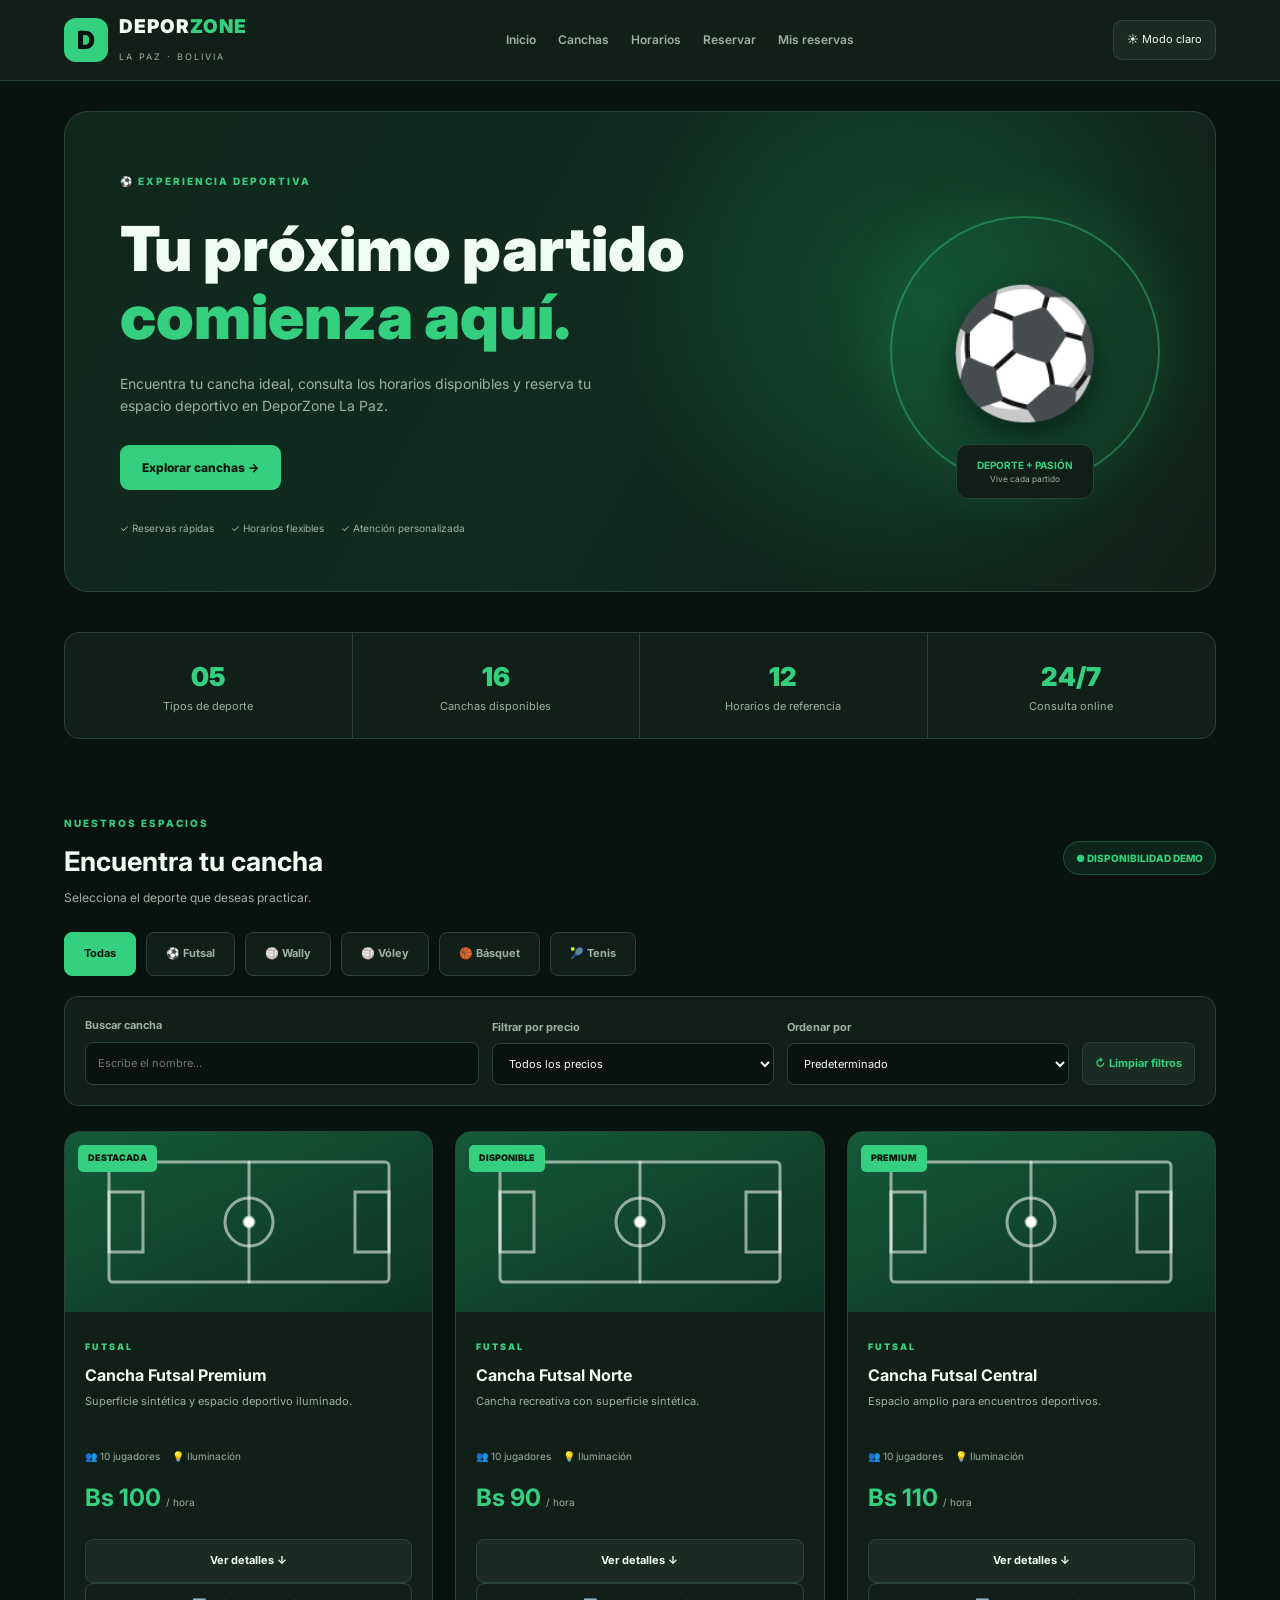
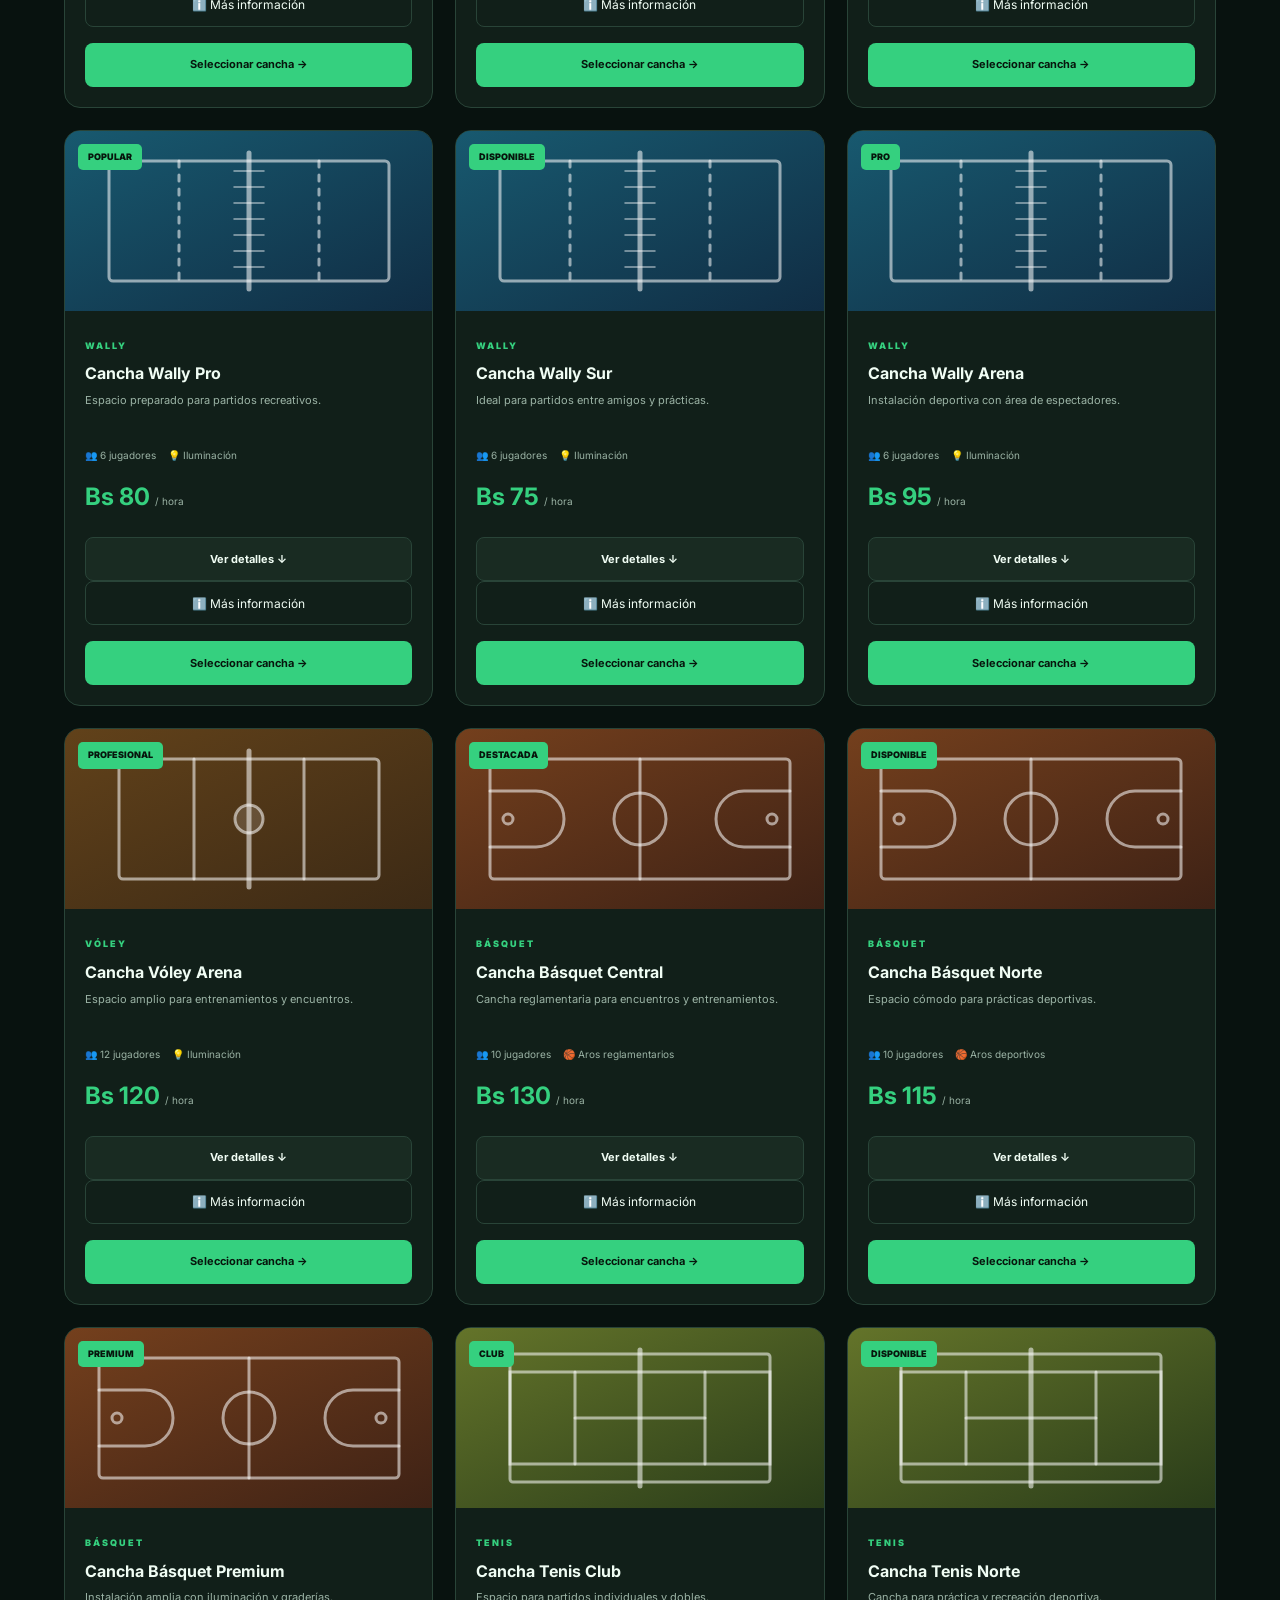
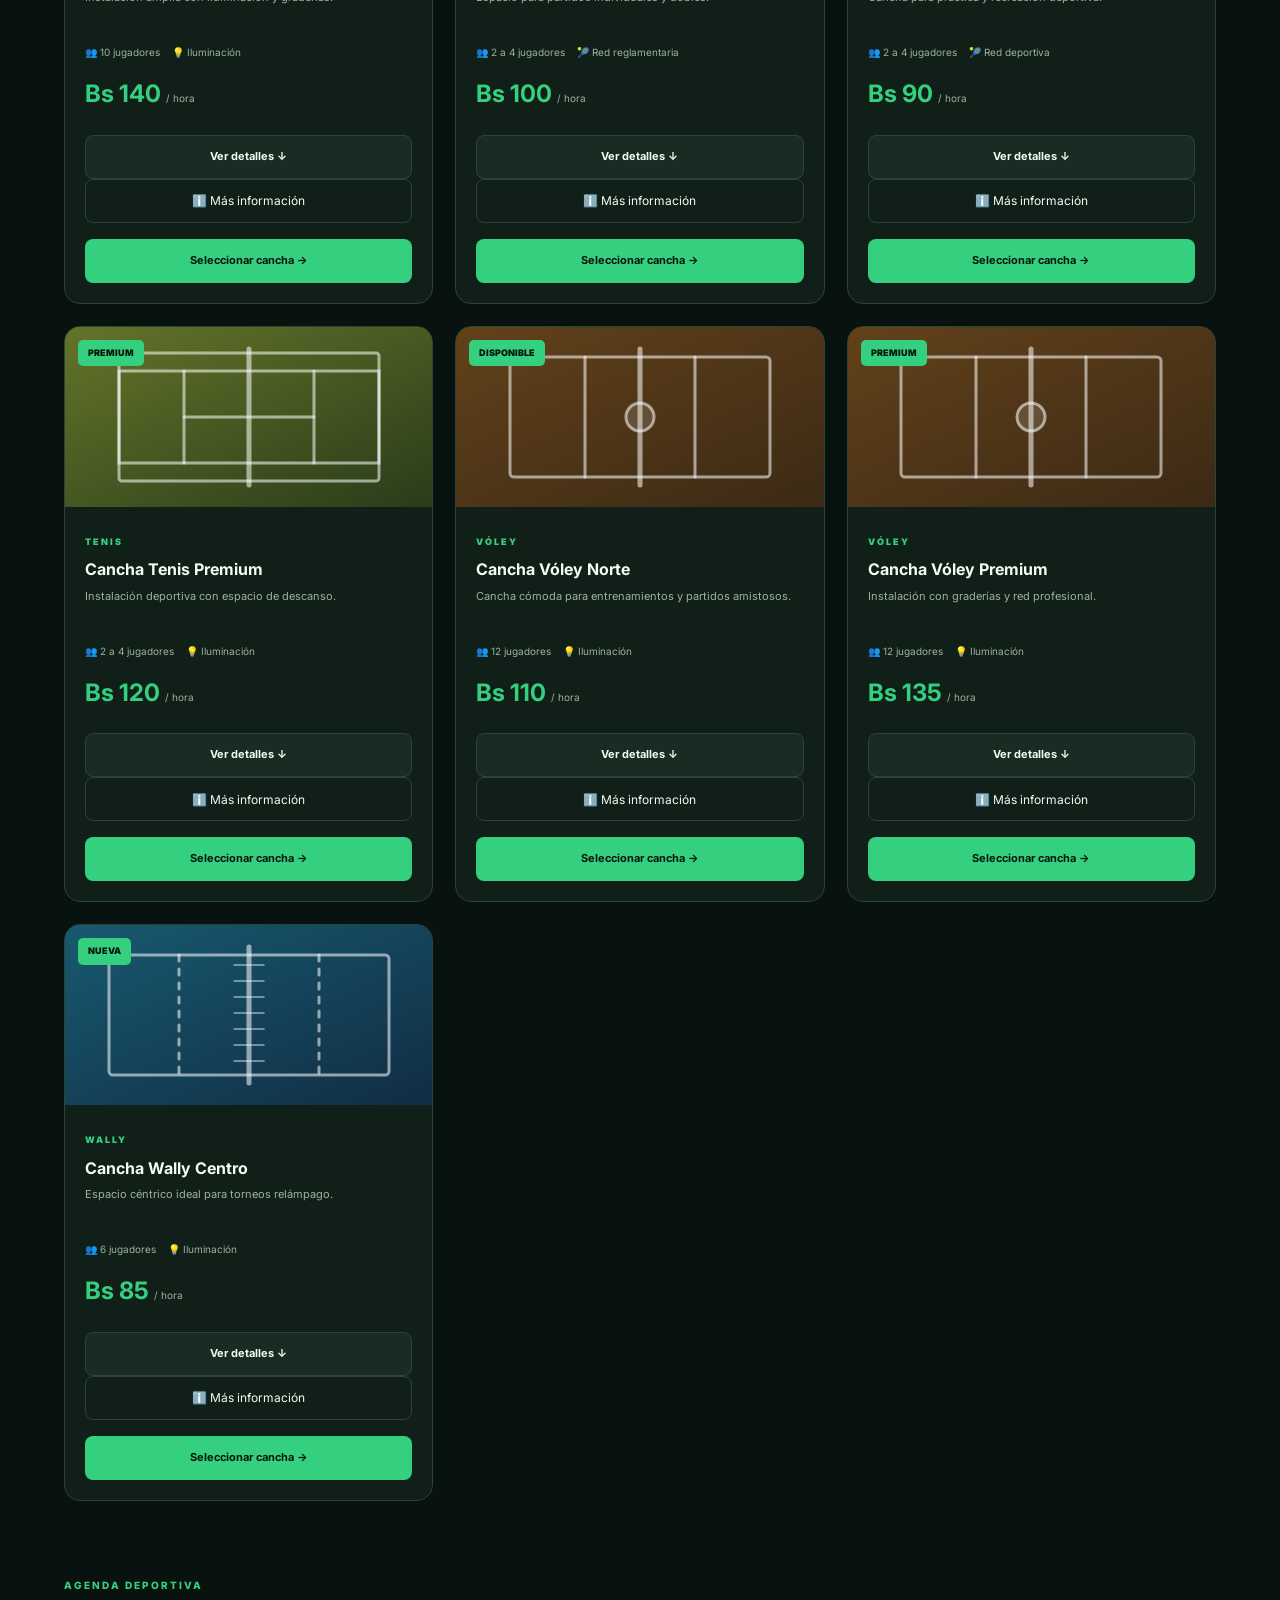
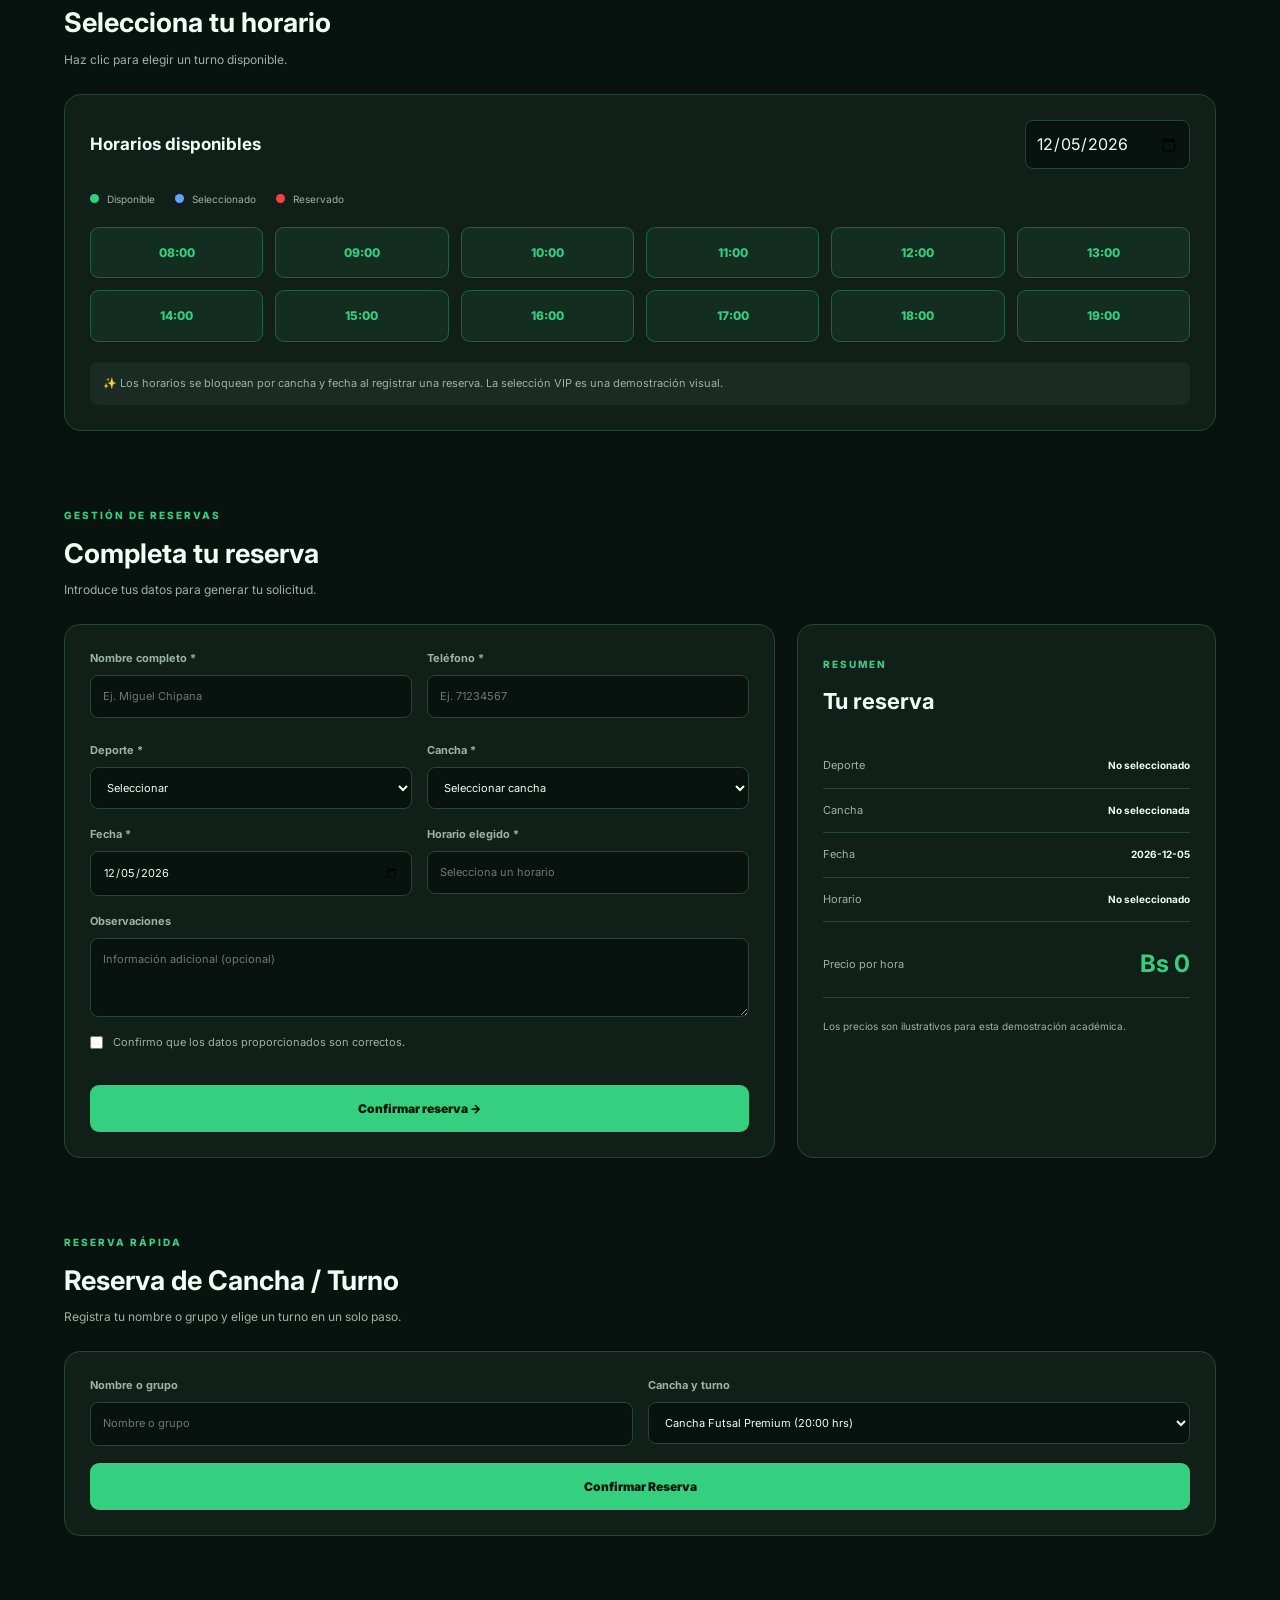
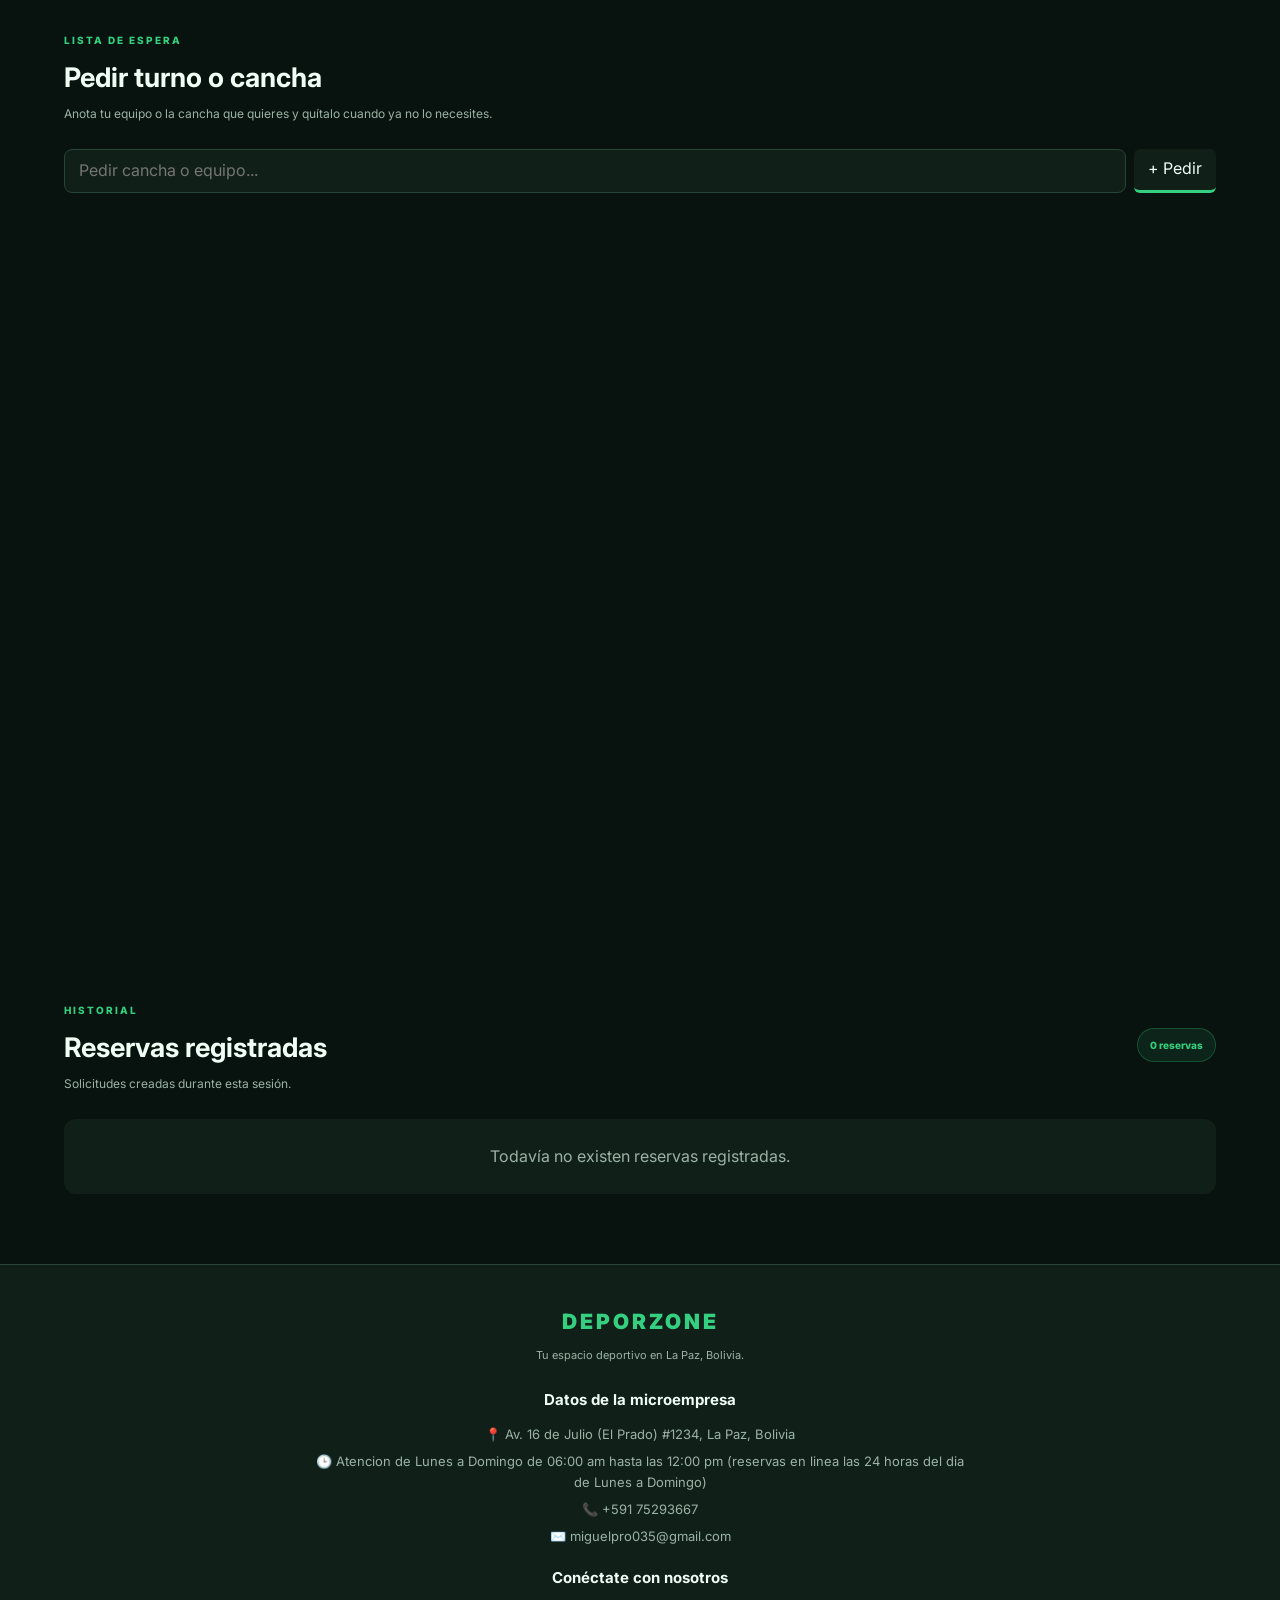
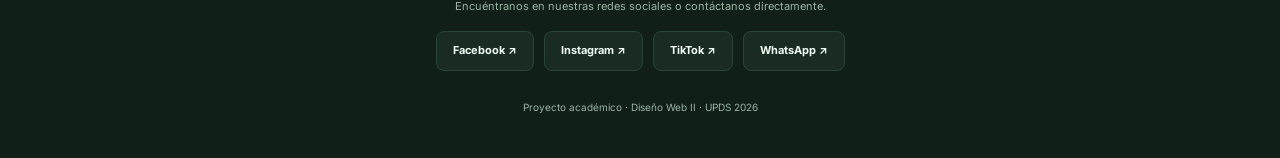
<file: DEPORTZONEOFICIALL/index.html>
<!DOCTYPE html>
<html lang="es">
<head>
    <meta charset="UTF-8">
    <meta name="viewport" content="width=device-width, initial-scale=1.0">
    <meta name="description" content="DeporZone La Paz - Reservas deportivas">
    <meta name="theme-color" content="#08120f">
    <link rel="manifest" href="manifest.json">
    <link rel="icon" href="icons/icon-192.png">
    <link rel="apple-touch-icon" href="icons/icon-192.png">
    <title>DeporZone | Reservas Deportivas</title>
    <link rel="stylesheet" href="styles.css">
    <script src="https://code.jquery.com/jquery-3.7.1.min.js"></script>
</head>
<body>

<header class="navbar">
    <div class="brand">
        <div class="brand-icon">D</div>
        <div>
            <h1>DEPOR<span>ZONE</span></h1>
            <small>LA PAZ · BOLIVIA</small>
        </div>
    </div>

    <button id="menuToggle" class="menu-toggle">☰</button>

    <nav id="mainNav">
        <a href="#inicio">Inicio</a>
        <a href="#canchas">Canchas</a>
        <a href="#horarios">Horarios</a>
        <a href="#reservar">Reservar</a>
        <a href="#reservas">Mis reservas</a>
    </nav>

    <button id="themeToggle" class="theme-button">
        ☀️ Modo claro
    </button>
</header>

<main>

<section class="hero" id="inicio">
    <div class="hero-content">
        <span class="hero-tag">⚽ EXPERIENCIA DEPORTIVA</span>
        <h2>Tu próximo partido<br><span>comienza aquí.</span></h2>
        <p>
            Encuentra tu cancha ideal, consulta los horarios disponibles
            y reserva tu espacio deportivo en DeporZone La Paz.
        </p>
        <a href="#canchas" class="primary-button">Explorar canchas →</a>

        <div class="hero-features">
            <span>✓ Reservas rápidas</span>
            <span>✓ Horarios flexibles</span>
            <span>✓ Atención personalizada</span>
        </div>
    </div>

    <div class="hero-visual">
        <div class="hero-ball">⚽</div>
        <div class="hero-label">
            <strong>DEPORTE + PASIÓN</strong>
            <small>Vive cada partido</small>
        </div>
    </div>
</section>

<section class="stats">
    <div><strong>05</strong><span>Tipos de deporte</span></div>
    <div><strong id="statCourts">16</strong><span>Canchas disponibles</span></div>
    <div><strong>12</strong><span>Horarios de referencia</span></div>
    <div><strong>24/7</strong><span>Consulta online</span></div>
</section>

<section class="section" id="canchas">

    <div class="section-title">
        <div>
            <span class="eyebrow">NUESTROS ESPACIOS</span>
            <h2>Encuentra tu cancha</h2>
            <p>Selecciona el deporte que deseas practicar.</p>
        </div>
        <span class="open-label">● DISPONIBILIDAD DEMO</span>
    </div>

    <div class="tabs">
        <button class="tab active" data-sport="todos">Todas</button>
        <button class="tab" data-sport="futsal">⚽ Futsal</button>
        <button class="tab" data-sport="wally">🏐 Wally</button>
        <button class="tab" data-sport="voley">🏐 Vóley</button>
        <button class="tab" data-sport="basquet">🏀 Básquet</button>
        <button class="tab" data-sport="tenis">🎾 Tenis</button>
    </div>

    <div class="filter-panel">
        <div class="filter-field">
            <label for="searchCourt">Buscar cancha</label>
            <input type="text" id="searchCourt"
                placeholder="Escribe el nombre...">
        </div>

        <div class="filter-field">
            <label for="priceFilter">Filtrar por precio</label>
            <select id="priceFilter">
                <option value="all">Todos los precios</option>
                <option value="low">Hasta Bs 80</option>
                <option value="medium">Bs 81 - 120</option>
                <option value="high">Más de Bs 120</option>
            </select>
        </div>

        <div class="filter-field">
            <label for="sortFilter">Ordenar por</label>
            <select id="sortFilter">
                <option value="default">Predeterminado</option>
                <option value="asc">Menor precio</option>
                <option value="desc">Mayor precio</option>
            </select>
        </div>

        <button id="resetFilters" class="reset-button">
            ↻ Limpiar filtros
        </button>
    </div>

    <div class="courts-grid" id="courtsGrid" aria-live="polite" aria-busy="true">
        <p class="catalog-status" id="catalogStatus">Cargando catálogo de canchas…</p>
    </div>

    <p id="noResults">
        No se encontraron canchas con esos filtros.
    </p>
</section>

<section class="section schedule-section" id="horarios">
    <div class="section-title">
        <div>
            <span class="eyebrow">AGENDA DEPORTIVA</span>
            <h2>Selecciona tu horario</h2>
            <p>Haz clic para elegir un turno disponible.</p>
        </div>
    </div>

    <div class="schedule-panel">
        <div class="schedule-top">
            <h3>Horarios disponibles</h3>
            <input type="date" id="reservationDate">
        </div>

        <div class="schedule-legend">
            <span><i class="available"></i> Disponible</span>
            <span><i class="selected"></i> Seleccionado</span>
            <span><i class="occupied"></i> Reservado</span>
        </div>

        <div class="slots-grid" id="slotsGrid">
            <button class="slot" data-time="08:00">08:00</button>
            <button class="slot" data-time="09:00">09:00</button>
            <button class="slot" data-time="10:00">10:00</button>
            <button class="slot" data-time="11:00">11:00</button>
            <button class="slot" data-time="12:00">12:00</button>
            <button class="slot" data-time="13:00">13:00</button>
            <button class="slot" data-time="14:00">14:00</button>
            <button class="slot" data-time="15:00">15:00</button>
            <button class="slot" data-time="16:00">16:00</button>
            <button class="slot" data-time="17:00">17:00</button>
            <button class="slot" data-time="18:00">18:00</button>
            <button class="slot" data-time="19:00">19:00</button>
        </div>

        <div class="special-message">
            ✨ Los horarios se bloquean por cancha y fecha al registrar
            una reserva. La selección VIP es una demostración visual.
        </div>
    </div>
</section>

<section class="section booking-section" id="reservar">
    <div class="section-title">
        <div>
            <span class="eyebrow">GESTIÓN DE RESERVAS</span>
            <h2>Completa tu reserva</h2>
            <p>Introduce tus datos para generar tu solicitud.</p>
        </div>
    </div>

    <div class="booking-layout">
        <form id="bookingForm" class="booking-form">

            <div class="form-row">
                <div class="form-field">
                    <label for="clientName">Nombre completo *</label>
                    <input type="text" id="clientName"
                        placeholder="Ej. Miguel Chipana" required>
                    <small class="error" id="nameError"></small>
                </div>

                <div class="form-field">
                    <label for="clientPhone">Teléfono *</label>
                    <input type="tel" id="clientPhone"
                        placeholder="Ej. 71234567" maxlength="8" required>
                    <small class="error" id="phoneError"></small>
                </div>
            </div>

            <div class="form-row">
                <div class="form-field">
                    <label for="selectedSport">Deporte *</label>
                    <select id="selectedSport" required>
                        <option value="">Seleccionar</option>
                        <option value="futsal">Futsal</option>
                        <option value="wally">Wally</option>
                        <option value="voley">Vóley</option>
                        <option value="basquet">Básquet</option>
                        <option value="tenis">Tenis</option>
                    </select>
                </div>

                <div class="form-field">
                    <label for="selectedCourt">Cancha *</label>
                    <select id="selectedCourt" required>
                        <option value="">Seleccionar cancha</option>
                    </select>
                </div>
            </div>

            <div class="form-row">
                <div class="form-field">
                    <label for="selectedDate">Fecha *</label>
                    <input type="date" id="selectedDate" required>
                </div>

                <div class="form-field">
                    <label for="selectedTime">Horario elegido *</label>
                    <input type="text" id="selectedTime"
                        placeholder="Selecciona un horario"
                        readonly required>
                </div>
            </div>

            <div class="form-field">
                <label for="comments">Observaciones</label>
                <textarea id="comments" rows="3"
                    placeholder="Información adicional (opcional)"></textarea>
            </div>

            <div class="form-check">
                <input type="checkbox" id="terms">
                <label for="terms">
                    Confirmo que los datos proporcionados son correctos.
                </label>
            </div>

            <small class="error" id="formError"></small>

            <button type="submit" class="confirm-button">
                Confirmar reserva →
            </button>
        </form>

        <aside class="booking-summary">
            <span class="eyebrow">RESUMEN</span>
            <h3>Tu reserva</h3>

            <div class="summary-line">
                <span>Deporte</span>
                <strong id="summarySport">No seleccionado</strong>
            </div>

            <div class="summary-line">
                <span>Cancha</span>
                <strong id="summaryCourt">No seleccionada</strong>
            </div>

            <div class="summary-line">
                <span>Fecha</span>
                <strong id="summaryDate">No seleccionada</strong>
            </div>

            <div class="summary-line">
                <span>Horario</span>
                <strong id="summaryTime">No seleccionado</strong>
            </div>

            <div class="summary-total">
                <span>Precio por hora</span>
                <strong id="summaryPrice">Bs 0</strong>
            </div>

            <p>Los precios son ilustrativos para esta demostración académica.</p>
        </aside>
    </div>
</section>

<!-- MINI-BLOQUE 1: RESERVA RÁPIDA DE CANCHA Y TURNO (ANTI-XSS) -->
<section class="section modulo-reservas" id="reserva-rapida">
    <div class="section-title">
        <div>
            <span class="eyebrow">RESERVA RÁPIDA</span>
            <h2>Reserva de Cancha / Turno</h2>
            <p>Registra tu nombre o grupo y elige un turno en un solo paso.</p>
        </div>
    </div>

    <form id="formReserva" class="booking-form">
        <div class="form-row">
            <div class="form-field">
                <label for="clienteNombre">Nombre o grupo</label>
                <input type="text" id="clienteNombre" placeholder="Nombre o grupo" maxlength="60" required>
            </div>
            <div class="form-field">
                <label for="salaSelect">Cancha y turno</label>
                <select id="salaSelect">
                    <option value="Cancha Futsal Premium">Cancha Futsal Premium (20:00 hrs)</option>
                    <option value="Cancha Básquet Central">Cancha Básquet Central (21:30 hrs)</option>
                </select>
            </div>
        </div>
        <button type="submit" class="btn-accion confirm-button">Confirmar Reserva</button>
    </form>
    <ul id="listaReservas" class="lista-segura"></ul>
</section>

<!-- MINI-BLOQUE 2: LISTA DE ESPERA BLINDADA (RESPONSIVE + ANTI-XSS) -->
<section class="section cola-karaoke" id="lista-espera">
    <div class="section-title">
        <div>
            <span class="eyebrow">LISTA DE ESPERA</span>
            <h2>Pedir turno o cancha</h2>
            <p>Anota tu equipo o la cancha que quieres y quítalo cuando ya no lo necesites.</p>
        </div>
    </div>
    <div class="cola-controles">
        <input type="text" id="inputCancion" placeholder="Pedir cancha o equipo..." maxlength="80" aria-label="Pedir cancha o equipo">
        <button id="btnPedir" class="btn-tactil" type="button">+ Pedir</button>
    </div>
    <div id="listaCanciones"></div>
</section>

<section class="section" id="reservas">
    <div class="section-title">
        <div>
            <span class="eyebrow">HISTORIAL</span>
            <h2>Reservas registradas</h2>
            <p>Solicitudes creadas durante esta sesión.</p>
        </div>
        <span class="reservation-count" id="reservationCount">
            0 reservas
        </span>
    </div>

    <div class="reservations-container" id="reservationsList">
        <p class="empty-message">
            Todavía no existen reservas registradas.
        </p>
    </div>
</section>

</main>

<!-- MODAL -->
<div class="modal" id="courtModal">
    <div class="modal-content">
        <button class="modal-close" id="closeModal">×</button>
        <span class="eyebrow">INFORMACIÓN DE CANCHA</span>
        <h2 id="modalTitle">Detalles</h2>
        <p id="modalDescription"></p>
        <button id="modalReserve" class="primary-button">
            Reservar esta cancha
        </button>
    </div>
</div>

<!-- NOTIFICACIÓN -->
<div id="toast" class="toast" role="status" aria-live="polite"></div>
<footer>
    <div class="footer-brand">DEPORZONE</div>
    <p>Tu espacio deportivo en La Paz, Bolivia.</p>

    <div class="social-section">
        <h3>Datos de la microempresa</h3>
        <div style="display:grid; gap:6px; margin:12px 0 20px; font-size:13px; color:var(--muted);">
            <span>📍 Av. 16 de Julio (El Prado) #1234, La Paz, Bolivia</span>
            <span>🕒 Atencion de Lunes a Domingo de 06:00 am hasta las 12:00 pm (reservas en linea las 24 horas del dia de Lunes a Domingo)</span>
            <span>📞 <a href="tel:+59175293667">+591 75293667</a></span>
            <span>✉️ <a href="mailto:miguelpro035@gmail.com">miguelpro035@gmail.com</a></span>
        </div>

        <h3>Conéctate con nosotros</h3>
        <p>Encuéntranos en nuestras redes sociales o contáctanos directamente.</p>

        <div class="social-links">
            <a href="https://www.facebook.com/share/18tQNuD8GC/"
                target="_blank" rel="noopener noreferrer"
                class="social-link">Facebook ↗</a>

            <a href="https://www.instagram.com/miguelpanteras?rpxt=bXBjbjlhcGVmOGkx"
                target="_blank" rel="noopener noreferrer"
                class="social-link">Instagram ↗</a>

            <a href="https://www.tiktok.com/@panna_miguel7?_r=1&amp;_t=ZS-9B5w3W9k8Ge"
                target="_blank" rel="noopener noreferrer"
                class="social-link">TikTok ↗</a>

            <a href="https://wa.me/59175293667"
                target="_blank" rel="noopener noreferrer"
                class="social-link whatsapp">WhatsApp ↗</a>
        </div>
    </div>

    <small>Proyecto académico · Diseño Web II · UPDS 2026</small>


<script src="script.js"></script>
<script>
if ("serviceWorker" in navigator) {
    window.addEventListener("load", function () {
        navigator.serviceWorker.register("sw.js").catch(function (e) {
            console.warn("SW no registrado:", e);
        });
    });
}
</script>
</body>
</html>
</file>
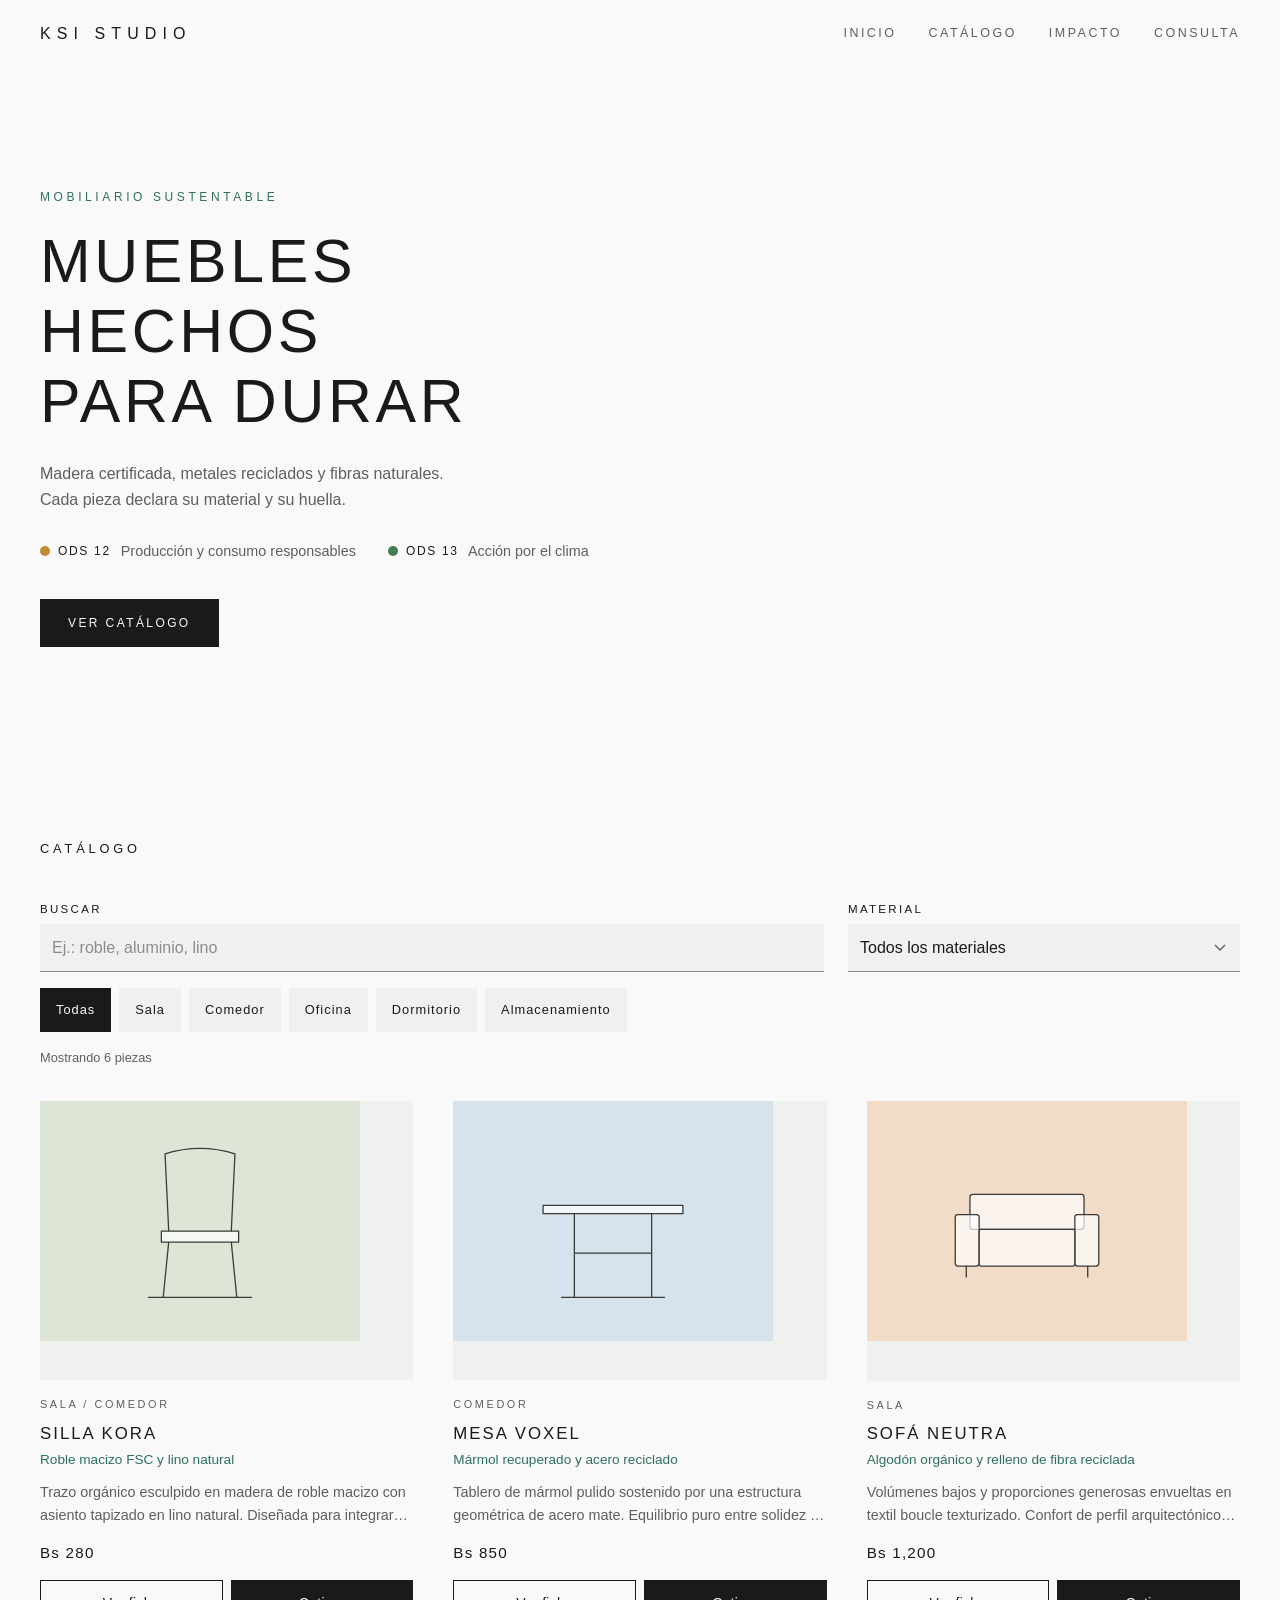
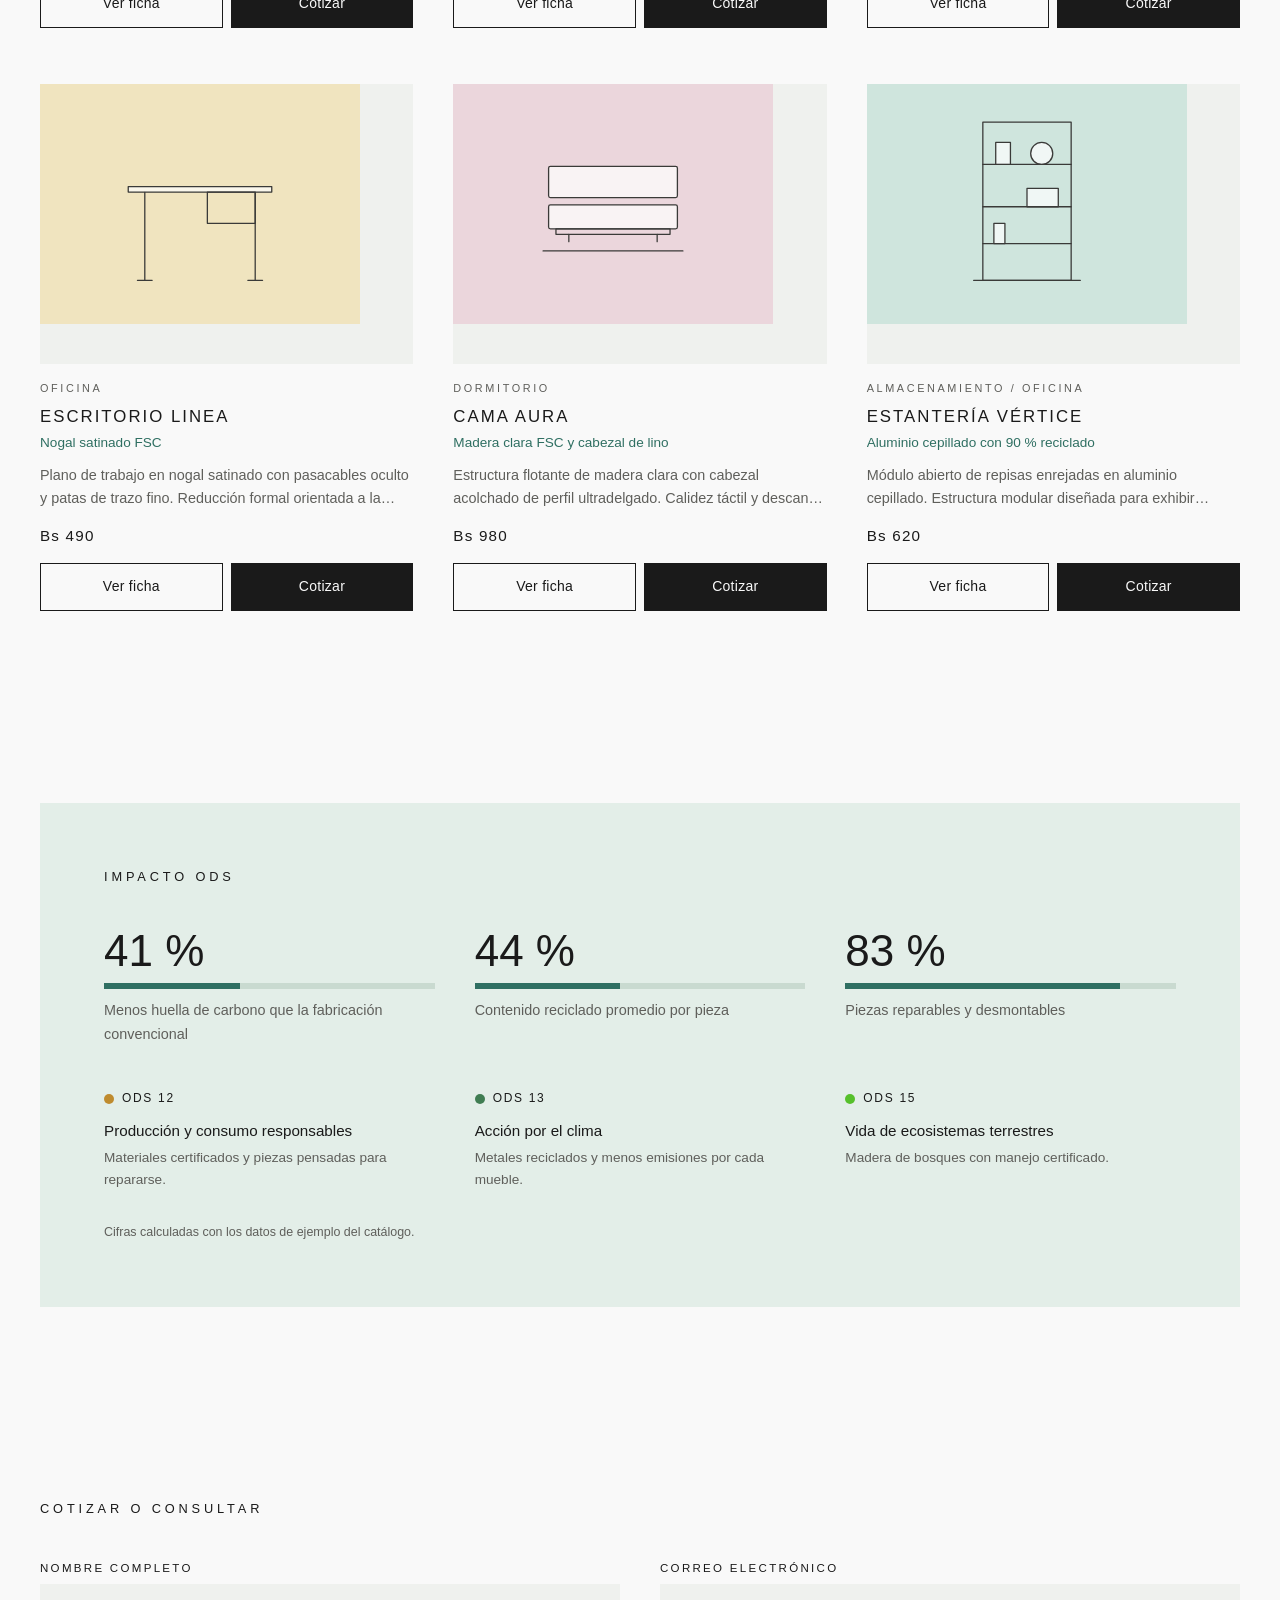
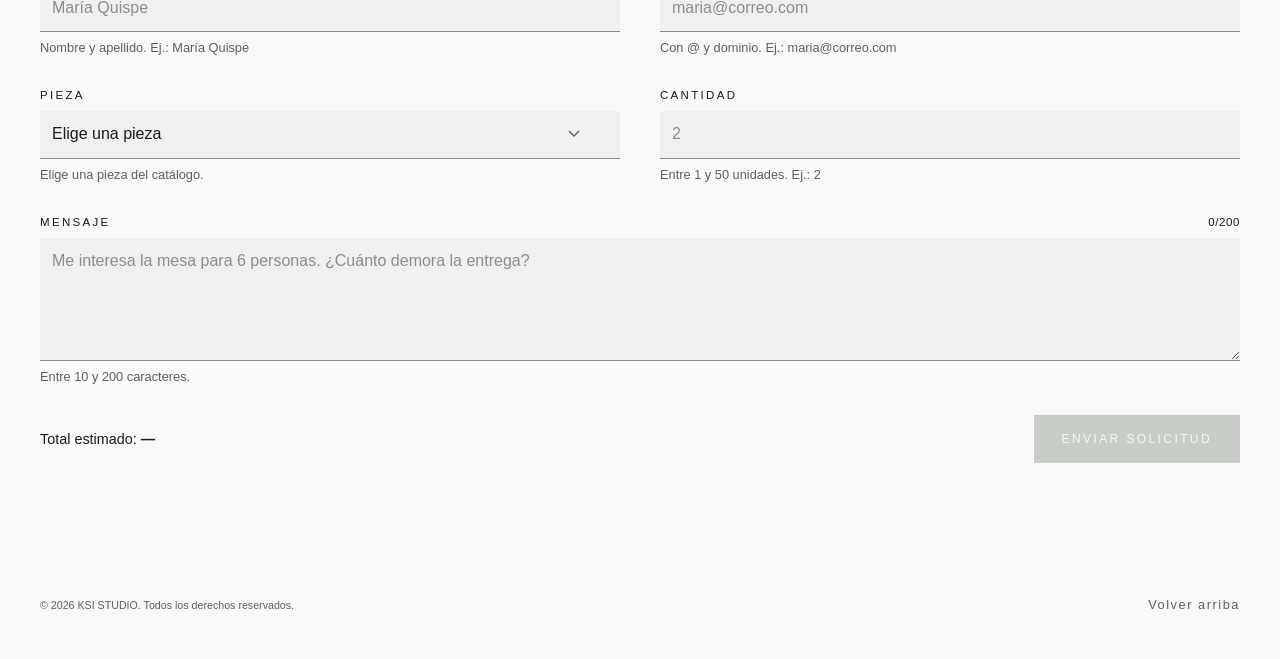
<file: Proyecto-Grupal/index.html>
<!DOCTYPE html>
<html lang="es">
<head>
  <meta charset="utf-8">
  <meta name="viewport" content="width=device-width, initial-scale=1, viewport-fit=cover, interactive-widget=resizes-content">
  <title>KSI STUDIO</title>
  <meta name="description" content="Mobiliario sustentable con madera certificada, metales reciclados y fibras naturales.">
  <meta name="theme-color" content="#1A1A1A">
  <link rel="manifest" href="manifest.json">
  <link rel="icon" href="icons/icon-192.png" type="image/png">
  <link rel="apple-touch-icon" href="icons/icon-192.png">
  <link rel="stylesheet" href="styles.css">
</head>
<body>
  <a class="ksi-skip" href="#catalogo">Ir al catálogo</a>

  <div class="ksi-app">
    <header class="ksi-header">
      <a class="ksi-logo" href="#inicio">KSI STUDIO</a>
      <button class="ksi-menu-btn" id="menu-btn" type="button" aria-expanded="false" aria-controls="menu" aria-label="Abrir menú"><span></span></button>
      <nav class="ksi-nav" id="menu" aria-label="Principal">
        <ul>
          <li><a href="#inicio">Inicio</a></li>
          <li><a href="#catalogo">Catálogo</a></li>
          <li><a href="#impacto">Impacto</a></li>
          <li><a href="#consulta">Consulta</a></li>
        </ul>
      </nav>
    </header>

    <main>
      <section id="inicio" class="ksi-hero" aria-labelledby="hero-titulo">
        <p class="ksi-eyebrow">Mobiliario sustentable</p>
        <h1 id="hero-titulo">Muebles hechos para durar</h1>
        <p class="ksi-lead">Madera certificada, metales reciclados y fibras naturales. Cada pieza declara su material y su huella.</p>
        <ul class="ksi-hero-ods" aria-label="Objetivos de Desarrollo Sostenible">
          <li><span class="ods-badge" data-ods="12">ODS 12</span> Producción y consumo responsables</li>
          <li><span class="ods-badge" data-ods="13">ODS 13</span> Acción por el clima</li>
        </ul>
        <a class="ksi-btn" href="#catalogo">Ver catálogo</a>
      </section>

      <section id="catalogo" class="ksi-section" aria-labelledby="catalogo-titulo">
        <h2 class="ksi-h2" id="catalogo-titulo">Catálogo</h2>

        <div class="ksi-tools">
          <div class="ksi-tools-row">
            <div class="ksi-field">
              <label for="buscar">Buscar</label>
              <input class="ksi-input" id="buscar" type="search" maxlength="60" autocomplete="off" placeholder="Ej.: roble, aluminio, lino">
            </div>
            <div class="ksi-field">
              <label for="filtro-material">Material</label>
              <select class="ksi-input" id="filtro-material"></select>
            </div>
          </div>
          <div class="ksi-chips" id="filtros-cat" role="group" aria-label="Categoría"></div>
          <p class="ksi-cuenta" aria-live="polite">Mostrando <span id="catalogo-cuenta">0 piezas</span></p>
        </div>

        <ul class="ksi-grid" id="catalogo-grid"></ul>
        <p class="ksi-vacio" id="catalogo-vacio" hidden>No hay piezas con ese filtro. Cambia la búsqueda o la categoría.</p>
        <noscript><p class="ksi-vacio">Activa JavaScript para ver el catálogo.</p></noscript>
      </section>

      <section id="impacto" class="ksi-section" aria-labelledby="impacto-titulo">
        <div class="ksi-panel">
          <h2 class="ksi-h2" id="impacto-titulo">Impacto ODS</h2>
          <ul class="ksi-meters">
            <li class="ksi-meter" data-meter="huella">
              <p class="ksi-meter-value">0 %</p>
              <span class="ksi-meter-track"><span class="ksi-meter-fill"></span></span>
              <p class="ksi-meter-label">Menos huella de carbono que la fabricación convencional</p>
            </li>
            <li class="ksi-meter" data-meter="reciclado">
              <p class="ksi-meter-value">0 %</p>
              <span class="ksi-meter-track"><span class="ksi-meter-fill"></span></span>
              <p class="ksi-meter-label">Contenido reciclado promedio por pieza</p>
            </li>
            <li class="ksi-meter" data-meter="reparable">
              <p class="ksi-meter-value">0 %</p>
              <span class="ksi-meter-track"><span class="ksi-meter-fill"></span></span>
              <p class="ksi-meter-label">Piezas reparables y desmontables</p>
            </li>
          </ul>
          <ul class="ksi-ods">
            <li>
              <span class="ods-badge" data-ods="12">ODS 12</span>
              <p class="ksi-ods-name">Producción y consumo responsables</p>
              <p class="ksi-ods-note">Materiales certificados y piezas pensadas para repararse.</p>
            </li>
            <li>
              <span class="ods-badge" data-ods="13">ODS 13</span>
              <p class="ksi-ods-name">Acción por el clima</p>
              <p class="ksi-ods-note">Metales reciclados y menos emisiones por cada mueble.</p>
            </li>
            <li>
              <span class="ods-badge" data-ods="15">ODS 15</span>
              <p class="ksi-ods-name">Vida de ecosistemas terrestres</p>
              <p class="ksi-ods-note">Madera de bosques con manejo certificado.</p>
            </li>
          </ul>
          <p class="ksi-nota">Cifras calculadas con los datos de ejemplo del catálogo.</p>
        </div>
      </section>

      <section id="consulta" class="ksi-section" aria-labelledby="consulta-titulo">
        <h2 class="ksi-h2" id="consulta-titulo">Cotizar o consultar</h2>
        <form class="ksi-form" id="cotizador" novalidate>
          <div class="ksi-campo" data-campo="nombre">
            <label for="c-nombre">Nombre completo</label>
            <div class="ksi-control"><input class="ksi-input" id="c-nombre" name="nombre" type="text" maxlength="60" autocomplete="name" placeholder="María Quispe" aria-describedby="a-nombre"></div>
            <p class="ksi-ayuda" id="a-nombre">Nombre y apellido. Ej.: María Quispe</p>
          </div>
          <div class="ksi-campo" data-campo="correo">
            <label for="c-correo">Correo electrónico</label>
            <div class="ksi-control"><input class="ksi-input" id="c-correo" name="correo" type="email" maxlength="80" autocomplete="email" placeholder="maria@correo.com" aria-describedby="a-correo"></div>
            <p class="ksi-ayuda" id="a-correo">Con @ y dominio. Ej.: maria@correo.com</p>
          </div>
          <div class="ksi-campo" data-campo="pieza">
            <label for="c-pieza">Pieza</label>
            <div class="ksi-control"><select class="ksi-input" id="c-pieza" name="pieza" aria-describedby="a-pieza"></select></div>
            <p class="ksi-ayuda" id="a-pieza">Elige una pieza del catálogo.</p>
          </div>
          <div class="ksi-campo" data-campo="cantidad">
            <label for="c-cantidad">Cantidad</label>
            <div class="ksi-control"><input class="ksi-input" id="c-cantidad" name="cantidad" type="number" inputmode="numeric" min="1" max="50" step="1" placeholder="2" aria-describedby="a-cantidad"></div>
            <p class="ksi-ayuda" id="a-cantidad">Entre 1 y 50 unidades. Ej.: 2</p>
          </div>
          <div class="ksi-campo ksi-campo-ancho" data-campo="mensaje">
            <label for="c-mensaje">Mensaje <span class="ksi-cuenta-msg" id="cuenta-mensaje">0/200</span></label>
            <div class="ksi-control"><textarea class="ksi-input" id="c-mensaje" name="mensaje" rows="4" maxlength="260" placeholder="Me interesa la mesa para 6 personas. ¿Cuánto demora la entrega?" aria-describedby="a-mensaje"></textarea></div>
            <p class="ksi-ayuda" id="a-mensaje">Entre 10 y 200 caracteres.</p>
          </div>
          <div class="ksi-form-pie">
            <p class="ksi-total">Total estimado: <strong id="cot-total">—</strong></p>
            <button class="ksi-btn" id="cot-enviar" type="submit" disabled>Enviar solicitud</button>
          </div>
          <p class="ksi-resultado" id="cot-resultado" role="status" hidden></p>
        </form>
      </section>
    </main>

    <footer class="ksi-footer">
      <small>© 2026 KSI STUDIO. Todos los derechos reservados.</small>
      <a class="ksi-volver" href="#inicio">Volver arriba</a>
    </footer>
  </div>

  <script src="jquery.min.js"></script>
  <script src="app.js"></script>
</body>
</html>
</file>
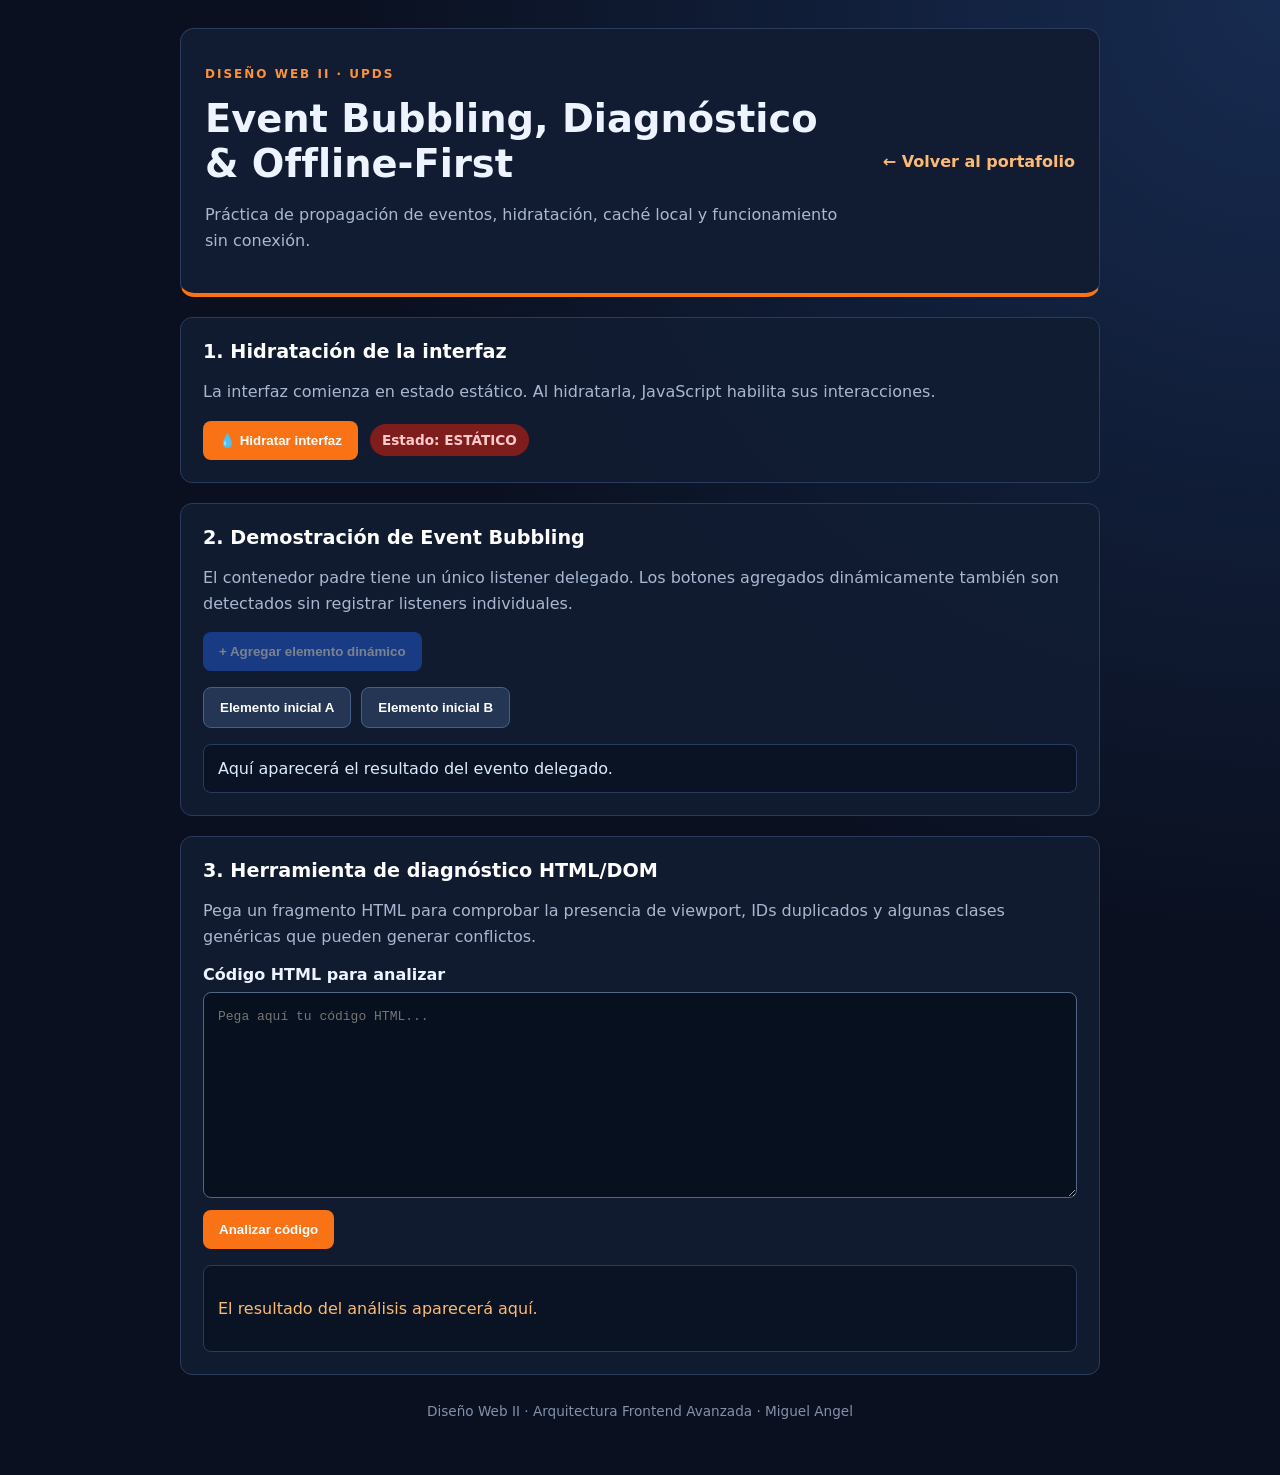
<file: proyecto-personal/diagnostico.html>
<!DOCTYPE html>
<html lang="es">
<head>
  <meta charset="UTF-8">
  <meta name="viewport" content="width=device-width, initial-scale=1.0">
  <meta name="theme-color" content="#0a1020">
  <meta name="description" content="Práctica de Event Bubbling, hidratación y diagnóstico HTML/DOM.">
  <title>Diagnóstico DOM | Miguel Angel</title>
  <link rel="manifest" href="manifest.json">
  <link rel="icon" href="icon.svg" type="image/svg+xml">
  <link rel="stylesheet" href="diagnostico.css">
  <script src="https://code.jquery.com/jquery-3.7.1.min.js"></script>
  <script src="app.js" defer></script>

<script>
// Registro del Service Worker PWA (requiere localhost o HTTPS).
if ("serviceWorker" in navigator) {
 window.addEventListener("load", function () {
  navigator.serviceWorker.register("./sw.js")
   .then(function(reg){ console.log("Service Worker PWA registrado:",reg.scope); })
   .catch(function(err){ console.error("Error al registrar el Service Worker:",err); });
 });
}
</script>
</head>
<body>
  <main id="diagnosticoApp" class="contenedor">
    <header class="cabecera">
      <div>
        <p class="sobrelinea">DISEÑO WEB II · UPDS</p>
        <h1>Event Bubbling, Diagnóstico &amp; Offline-First</h1>
        <p>Práctica de propagación de eventos, hidratación, caché local y funcionamiento sin conexión.</p>
      </div>
      <a class="volver" href="index.html">← Volver al portafolio</a>
    </header>

    <section class="panel">
      <h2>1. Hidratación de la interfaz</h2>
      <p>La interfaz comienza en estado estático. Al hidratarla, JavaScript habilita sus interacciones.</p>
      <div class="fila">
        <button id="btnDemoHidratar" class="primario" data-hidratado="false">💧 Hidratar interfaz</button>
        <span id="estadoDemo" class="estado estado-estatico">Estado: ESTÁTICO</span>
      </div>
    </section>

    <section class="panel">
      <h2>2. Demostración de Event Bubbling</h2>
      <p>El contenedor padre tiene un único listener delegado. Los botones agregados dinámicamente también son detectados sin registrar listeners individuales.</p>
      <div class="fila">
        <button id="btnAgregarDemo" class="secundario" disabled>+ Agregar elemento dinámico</button>
      </div>
      <div id="listaDemo" class="lista-demo">
        <button class="tarjeta-demo" type="button">Elemento inicial A</button>
        <button class="tarjeta-demo" type="button">Elemento inicial B</button>
      </div>
      <div id="salidaBubbling" class="salida" aria-live="polite">Aquí aparecerá el resultado del evento delegado.</div>
    </section>

    <section class="panel">
      <h2>3. Herramienta de diagnóstico HTML/DOM</h2>
      <p>Pega un fragmento HTML para comprobar la presencia de viewport, IDs duplicados y algunas clases genéricas que pueden generar conflictos.</p>
      <label for="codigoEntrada">Código HTML para analizar</label>
      <textarea id="codigoEntrada" rows="9" spellcheck="false" placeholder="Pega aquí tu código HTML..."></textarea>
      <button id="btnAnalizar" class="primario">Analizar código</button>
      <div id="resultadoAnalisis" class="resultado" aria-live="polite">
        <p class="resultado-aviso">El resultado del análisis aparecerá aquí.</p>
      </div>
    </section>

    <footer>Diseño Web II · Arquitectura Frontend Avanzada · Miguel Angel</footer>
  </main>
</body>
</html>
</file>
<file: DEPORTZONEOFICIALL/styles.css>
@import url('https://fonts.googleapis.com/css2?family=Inter:wght@400;600;700;800;900&display=swap');

:root {
    --bg: #08120f;
    --surface: #111f19;
    --surface2: #192b22;
    --text: #f0fdf4;
    --muted: #9bb3a5;
    --primary: #35d07f;
    --primary-dark: #159957;
    --border: #294438;
    --danger: #fb7185;
    --shadow: 0 15px 40px #0005;
}

body.light {
    --bg: #f1f7f3;
    --surface: #ffffff;
    --surface2: #e4f1e9;
    --text: #15251c;
    --muted: #607468;
    --primary: #159957;
    --primary-dark: #087443;
    --border: #d1e2d7;
    --shadow: 0 12px 30px #173d2515;
}

* {
    margin: 0;
    padding: 0;
    box-sizing: border-box;
}

html {
    scroll-behavior: smooth;
    scroll-padding-top: 90px;
}

body {
    min-height: 100vh;
    min-height: 100dvh;
    background: var(--bg);
    color: var(--text);
    font-family: 'Inter', sans-serif;
    line-height: 1.6;
    transition: background .3s, color .3s;
}

button, input, select, textarea {
    font: inherit;
}

button {
    cursor: pointer;
    border: none;
}

a {
    text-decoration: none;
    color: inherit;
}

/* HEADER */

.navbar {
    position: sticky;
    top: 0;
    z-index: 100;
    min-height: 78px;
    padding: 12px 5%;
    display: flex;
    align-items: center;
    justify-content: space-between;
    background: var(--surface);
    border-bottom: 1px solid var(--border);
    gap: 20px;
}

.brand {
    display: flex;
    align-items: center;
    gap: 11px;
}

.brand-icon {
    width: 44px;
    height: 44px;
    background: var(--primary);
    color: #06130b;
    display: grid;
    place-items: center;
    font-weight: 900;
    font-size: 25px;
    border-radius: 12px;
}

.brand h1 {
    font-size: 19px;
    font-weight: 900;
    letter-spacing: 1px;
}

.brand h1 span {
    color: var(--primary);
}

.brand small {
    color: var(--muted);
    font-size: 9px;
    letter-spacing: 2px;
}

.navbar nav {
    display: flex;
    gap: 22px;
}

.navbar nav a {
    font-size: 12px;
    font-weight: 600;
    color: var(--muted);
    transition: .3s;
}

.navbar nav a:hover {
    color: var(--primary);
}

.theme-button, .menu-toggle {
    background: var(--surface2);
    border: 1px solid var(--border);
    color: var(--text);
    padding: 10px 13px;
    border-radius: 9px;
    font-size: 11px;
}

.menu-toggle {
    display: none;
    font-size: 20px;
}

/* HERO */

.hero {
    min-height: 450px;
    margin: 30px auto;
    width: 90%;
    max-width: 1250px;
    border: 1px solid var(--border);
    border-radius: 24px;
    background:
        radial-gradient(circle at 75% 40%, #15995755, transparent 35%),
        linear-gradient(120deg, #10271c, #102b20, #102018);
    display: flex;
    justify-content: space-between;
    align-items: center;
    padding: 55px;
    overflow: hidden;
}

.light .hero {
    background:
        radial-gradient(circle at 80% 40%, #35d07f55, transparent 40%),
        linear-gradient(120deg, #dff6e8, #effbf3);
}

.hero-content {
    max-width: 590px;
}

.hero-tag, .eyebrow {
    color: var(--primary);
    font-size: 10px;
    font-weight: 800;
    letter-spacing: 2px;
}

.hero h2 {
    font-size: clamp(38px, 5vw, 62px);
    font-weight: 900;
    line-height: 1.1;
    margin: 22px 0;
}

.hero h2 span {
    color: var(--primary);
}

.hero p {
    max-width: 490px;
    color: var(--muted);
    font-size: 14px;
    margin-bottom: 27px;
}

.primary-button {
    display: inline-block;
    background: var(--primary);
    color: #07160d;
    padding: 13px 22px;
    border-radius: 9px;
    font-size: 12px;
    font-weight: 800;
    transition: .3s;
}

.primary-button:hover {
    transform: translateY(-3px);
    box-shadow: 0 10px 25px #35d07f44;
}

.hero-features {
    display: flex;
    flex-wrap: wrap;
    gap: 17px;
    margin-top: 30px;
    color: var(--muted);
    font-size: 10px;
}

.hero-visual {
    width: 270px;
    height: 270px;
    display: grid;
    place-items: center;
    position: relative;
    border-radius: 50%;
    border: 2px solid #35d07f66;
    box-shadow: 0 0 70px #35d07f22;
    background: #35d07f12;
}

.hero-ball {
    font-size: 125px;
    filter: drop-shadow(0 12px 15px #0007);
}

.hero-label {
    position: absolute;
    bottom: -15px;
    background: var(--surface);
    border: 1px solid var(--border);
    border-radius: 12px;
    padding: 12px 20px;
    text-align: center;
    display: flex;
    flex-direction: column;
    font-size: 10px;
}

.hero-label strong {
    color: var(--primary);
}

.hero-label small {
    color: var(--muted);
}

/* ESTADÍSTICAS */

.stats {
    width: 90%;
    max-width: 1250px;
    margin: 40px auto 65px;
    display: grid;
    grid-template-columns: repeat(4, 1fr);
    background: var(--surface);
    border: 1px solid var(--border);
    border-radius: 15px;
}

.stats div {
    padding: 23px;
    display: flex;
    flex-direction: column;
    align-items: center;
    border-right: 1px solid var(--border);
}

.stats div:last-child {
    border: none;
}

.stats strong {
    color: var(--primary);
    font-size: 26px;
    font-weight: 900;
}

.stats span {
    color: var(--muted);
    font-size: 11px;
}

/* SECCIONES */

.section {
    width: 90%;
    max-width: 1250px;
    margin: 70px auto;
}

.section-title {
    display: flex;
    align-items: center;
    justify-content: space-between;
    gap: 15px;
    margin-bottom: 25px;
}

.section-title h2 {
    font-size: 27px;
    margin: 5px 0;
}

.section-title p {
    color: var(--muted);
    font-size: 12px;
}

.open-label, .reservation-count {
    color: var(--primary);
    background: #35d07f18;
    border: 1px solid #35d07f44;
    padding: 8px 12px;
    border-radius: 20px;
    font-size: 10px;
    font-weight: 800;
}

/* PESTAÑAS */

.tabs {
    display: flex;
    flex-wrap: wrap;
    gap: 10px;
    margin-bottom: 20px;
}

.tab {
    padding: 11px 19px;
    border-radius: 8px;
    background: var(--surface);
    border: 1px solid var(--border);
    color: var(--muted);
    font-size: 11px;
    font-weight: 700;
    transition: .3s;
}

.tab:hover, .tab.active {
    background: var(--primary);
    color: #07160d;
    border-color: var(--primary);
}

/* FILTROS */

.filter-panel {
    display: grid;
    grid-template-columns: 1.4fr 1fr 1fr auto;
    align-items: end;
    gap: 13px;
    padding: 20px;
    background: var(--surface);
    border: 1px solid var(--border);
    border-radius: 14px;
    margin-bottom: 25px;
}

.filter-field, .form-field {
    display: flex;
    flex-direction: column;
    gap: 7px;
}

.filter-field label, .form-field label {
    color: var(--muted);
    font-size: 11px;
    font-weight: 700;
}

.filter-field input, .filter-field select,
.form-field input, .form-field select,
.form-field textarea {
    width: 100%;
    padding: 12px;
    background: var(--bg);
    color: var(--text);
    border: 1px solid var(--border);
    border-radius: 8px;
    outline: none;
    font-size: 11px;
}

input:focus, select:focus, textarea:focus {
    border-color: var(--primary);
}

.reset-button {
    background: var(--surface2);
    color: var(--primary);
    border: 1px solid var(--border);
    border-radius: 8px;
    padding: 12px;
    font-size: 11px;
    font-weight: 700;
}

/* CANCHAS */

.courts-grid {
    display: grid;
    grid-template-columns: repeat(3, 1fr);
    gap: 22px;
}

.court-card {
    overflow: hidden;
    background: var(--surface);
    border: 1px solid var(--border);
    border-radius: 16px;
    transition: .3s;
}

@keyframes cardEnter {
    from { opacity: 0; transform: translateY(12px); }
    to   { opacity: 1; transform: none; }
}

.court-card {
    animation: cardEnter .4s ease backwards;
}

.court-card:hover {
    transform: translateY(-5px);
    border-color: var(--primary);
    box-shadow: var(--shadow);
}

.court-image {
    height: 180px;
    display: grid;
    place-items: center;
    position: relative;
}

.court-image img {
    position: absolute;
    inset: 0;
    width: 100%;
    height: 100%;
    object-fit: cover;
    display: block;
}

.court-image label {
    z-index: 1;
}

.info-button {
    width: 100%;
    margin-bottom: 8px;
    padding: 9px;
    background: none;
    border: 1px solid var(--border);
    color: var(--text);
    border-radius: 8px;
    cursor: pointer;
    font-size: 12px;
}

.info-button:hover {
    border-color: var(--primary);
}

.catalog-status {
    grid-column: 1 / -1;
    text-align: center;
    color: var(--muted);
    padding: 40px 10px;
    min-height: 180px;
}

.catalog-error {
    display: grid;
    gap: 16px;
    justify-items: center;
}

.court-image label {
    position: absolute;
    top: 13px;
    left: 13px;
    background: var(--primary);
    color: #07160d;
    padding: 6px 10px;
    border-radius: 5px;
    font-size: 9px;
    font-weight: 900;
}

.futsal-image {
    background: linear-gradient(135deg, #155b3a, #0d3122);
}

.wally-image {
    background: linear-gradient(135deg, #185a70, #102c43);
}

.voley-image {
    background: linear-gradient(135deg, #62421a, #3b2915);
}

.basquet-image {
    background: linear-gradient(135deg, #75401d, #3d2115);
}

.tenis-image {
    background: linear-gradient(135deg, #65752a, #283b19);
}

.court-info {
    padding: 20px;
}

.sport-label {
    color: var(--primary);
    font-size: 9px;
    font-weight: 900;
    letter-spacing: 2px;
}

.court-info h3 {
    font-size: 16px;
    margin: 5px 0;
}

.court-info > p {
    color: var(--muted);
    font-size: 11px;
    min-height: 40px;
}

.court-details {
    display: flex;
    gap: 12px;
    flex-wrap: wrap;
    color: var(--muted);
    font-size: 10px;
    margin: 15px 0;
}

.price-row {
    display: flex;
    align-items: baseline;
    gap: 5px;
    margin: 13px 0;
}

.price-row strong {
    color: var(--primary);
    font-size: 24px;
}

.price-row small {
    color: var(--muted);
    font-size: 10px;
}

.details-button, .reserve-button {
    width: 100%;
    padding: 11px;
    border-radius: 8px;
    font-size: 11px;
    font-weight: 700;
    margin-top: 8px;
}

.details-button {
    color: var(--text);
    background: var(--surface2);
    border: 1px solid var(--border);
}

.reserve-button {
    color: #07160d;
    background: var(--primary);
}

.accordion-content {
    display: none;
    padding: 12px;
    background: var(--surface2);
    border-radius: 8px;
    margin-top: 8px;
    font-size: 11px;
    color: var(--muted);
}

.accordion-content p {
    margin: 4px 0;
}

#noResults {
    display: none;
    padding: 25px;
    text-align: center;
    color: var(--muted);
    background: var(--surface);
    border-radius: 12px;
}

/* HORARIOS */

.schedule-panel {
    padding: 25px;
    background: var(--surface);
    border: 1px solid var(--border);
    border-radius: 17px;
}

.schedule-top {
    display: flex;
    justify-content: space-between;
    align-items: center;
    gap: 15px;
    margin-bottom: 22px;
}

.schedule-top h3 {
    font-size: 17px;
}

.schedule-top input {
    background: var(--bg);
    color: var(--text);
    padding: 10px;
    border: 1px solid var(--border);
    border-radius: 8px;
}

.schedule-legend {
    display: flex;
    flex-wrap: wrap;
    gap: 20px;
    color: var(--muted);
    font-size: 10px;
    margin-bottom: 20px;
}

.schedule-legend i {
    display: inline-block;
    width: 9px;
    height: 9px;
    border-radius: 50%;
    margin-right: 5px;
}

.available {
    background: var(--primary);
}

.selected {
    background: #60a5fa;
}

.occupied {
    background: #ef4444;
}

.slots-grid {
    display: grid;
    grid-template-columns: repeat(6, 1fr);
    gap: 12px;
}

.slot {
    background: #35d07f14;
    border: 1px solid #35d07f55;
    color: var(--primary);
    padding: 15px 8px;
    border-radius: 9px;
    font-weight: 800;
    font-size: 12px;
    transition: .2s;
}

.slot:hover:not(:disabled) {
    background: var(--primary);
    color: #07160d;
}

.slot.selected {
    background: #2563eb;
    color: white;
    border-color: #60a5fa;
}

.slot.vip {
    background: #a855f7;
    color: white;
    border-color: #c084fc;
    box-shadow: 0 0 20px #a855f766;
}

.slot.occupied {
    background: #ef444422;
    color: #fb7185;
    border-color: #ef444455;
    cursor: not-allowed;
    opacity: .6;
}

.special-message {
    color: var(--muted);
    font-size: 11px;
    margin-top: 20px;
    padding: 13px;
    background: var(--surface2);
    border-radius: 8px;
}

/* FORMULARIO */

.booking-layout {
    display: grid;
    grid-template-columns: 1.7fr 1fr;
    gap: 22px;
}

.booking-form, .booking-summary {
    background: var(--surface);
    border: 1px solid var(--border);
    border-radius: 16px;
    padding: 25px;
}

.booking-form {
    display: flex;
    flex-direction: column;
    gap: 17px;
}

.form-row {
    display: grid;
    grid-template-columns: 1fr 1fr;
    gap: 15px;
}

.form-field textarea {
    resize: vertical;
}

.form-check {
    display: flex;
    align-items: center;
    gap: 10px;
    color: var(--muted);
    font-size: 11px;
}

.form-check input {
    accent-color: var(--primary);
}

.error {
    color: var(--danger);
    font-size: 10px;
}

.confirm-button {
    width: 100%;
    padding: 14px;
    background: var(--primary);
    color: #07160d;
    border-radius: 9px;
    font-weight: 900;
    font-size: 12px;
}

.booking-summary h3 {
    font-size: 22px;
    margin: 8px 0 25px;
}

.summary-line, .summary-total {
    display: flex;
    justify-content: space-between;
    gap: 10px;
    padding: 13px 0;
    border-bottom: 1px solid var(--border);
    font-size: 11px;
}

.summary-line span, .summary-total span {
    color: var(--muted);
}

.summary-line strong {
    text-align: right;
    font-size: 10px;
}

.summary-total {
    margin-top: 10px;
    align-items: center;
}

.summary-total strong {
    color: var(--primary);
    font-size: 24px;
}

.booking-summary > p {
    color: var(--muted);
    font-size: 10px;
    margin-top: 20px;
}

/* RESERVAS */

.reservations-container {
    display: grid;
    gap: 12px;
}

.reservation-item {
    padding: 18px;
    background: var(--surface);
    border: 1px solid var(--border);
    border-left: 4px solid var(--primary);
    border-radius: 10px;
    display: flex;
    justify-content: space-between;
    align-items: center;
    gap: 15px;
}

.reservation-item h3 {
    font-size: 13px;
}

.reservation-item p {
    font-size: 10px;
    color: var(--muted);
}

.reservation-item strong {
    color: var(--primary);
    font-size: 13px;
}

.empty-message {
    color: var(--muted);
    padding: 25px;
    text-align: center;
    background: var(--surface);
    border-radius: 12px;
}

/* MODAL */

.modal {
    display: none;
    position: fixed;
    inset: 0;
    z-index: 300;
    background: #000b;
    align-items: center;
    justify-content: center;
    padding: 20px;
}

.modal-content {
    position: relative;
    width: 100%;
    max-width: 430px;
    padding: 35px;
    background: var(--surface);
    border: 1px solid var(--border);
    border-radius: 18px;
    box-shadow: var(--shadow);
}

.modal-content h2 {
    margin: 12px 0;
}

.modal-content p {
    color: var(--muted);
    font-size: 12px;
    margin-bottom: 20px;
}

.modal-close {
    position: absolute;
    top: 12px;
    right: 15px;
    background: transparent;
    color: var(--text);
    font-size: 27px;
}

/* NOTIFICACIONES */

.toast {
    position: fixed;
    bottom: 25px;
    right: 25px;
    z-index: 400;
    max-width: 330px;
    background: var(--primary);
    color: #07160d;
    padding: 14px 20px;
    border-radius: 10px;
    font-size: 12px;
    font-weight: 800;
    box-shadow: var(--shadow);
    display: none;
}

/* FOOTER Y REDES SOCIALES */

footer {
    padding: 40px 15px;
    text-align: center;
    background: var(--surface);
    border-top: 1px solid var(--border);
}

.footer-brand {
    color: var(--primary);
    font-size: 21px;
    font-weight: 900;
    letter-spacing: 3px;
}

footer p {
    color: var(--muted);
    font-size: 11px;
    margin: 8px 0;
}

footer small {
    color: var(--muted);
    font-size: 10px;
}

.social-section {
    margin: 24px auto 20px;
    max-width: 650px;
}

.social-section h3 {
    font-size: 15px;
    margin-bottom: 5px;
}

.social-links {
    display: flex;
    justify-content: center;
    flex-wrap: wrap;
    gap: 10px;
    margin: 15px 0 22px;
}

.social-link {
    padding: 10px 16px;
    border: 1px solid var(--border);
    border-radius: 8px;
    background: var(--surface2);
    color: var(--text);
    font-size: 11px;
    font-weight: 700;
    transition: .25s;
}

.social-link:hover {
    background: var(--primary);
    color: #07160d;
    transform: translateY(-3px);
}

/* RESPONSIVE */

@media(max-width: 900px) {
    .hero {
        padding: 35px;
    }

    .hero-visual {
        width: 200px;
        height: 200px;
    }

    .hero-ball {
        font-size: 90px;
    }

    .filter-panel {
        grid-template-columns: 1fr 1fr;
    }

    .booking-layout {
        grid-template-columns: 1fr;
    }

    .courts-grid {
        grid-template-columns: repeat(2, 1fr);
    }
}

@media(max-width: 600px) {
    .navbar {
        flex-wrap: wrap;
        padding: 12px 5%;
    }

    .menu-toggle {
        display: block;
        margin-left: auto;
    }

    .navbar nav {
        display: none;
        width: 100%;
        flex-direction: column;
        gap: 0;
        order: 4;
    }

    .navbar nav a {
        padding: 12px;
        border-top: 1px solid var(--border);
    }

    .theme-button {
        font-size: 10px;
    }

    .hero {
        width: 92%;
        padding: 27px;
        min-height: 370px;
    }

    .hero-visual {
        display: none;
    }

    .hero h2 {
        font-size: 39px;
    }

    .stats {
        grid-template-columns: repeat(2, 1fr);
    }

    .stats div:nth-child(2) {
        border-right: none;
    }

    .stats div:nth-child(-n+2) {
        border-bottom: 1px solid var(--border);
    }

    .section {
        width: 92%;
    }

    .section-title h2 {
        font-size: 22px;
    }

    .courts-grid {
        grid-template-columns: 1fr;
    }

    .filter-panel {
        grid-template-columns: 1fr;
    }

    .slots-grid {
        grid-template-columns: repeat(3, 1fr);
    }

    .form-row {
        grid-template-columns: 1fr;
    }

    .schedule-top {
        align-items: flex-start;
        flex-direction: column;
    }

    .reservation-item {
        align-items: flex-start;
        flex-direction: column;
    }

    .section-title {
        align-items: flex-start;
        flex-direction: column;
    }
}

/* MINI-BLOQUE 1: RESERVA RÁPIDA */

.modulo-reservas .booking-form {
    margin-bottom: 20px;
}

.lista-segura {
    list-style: none;
    display: grid;
    gap: 10px;
}

.item-reserva {
    background: var(--surface);
    border: 1px solid var(--border);
    border-left: 4px solid var(--primary);
    border-radius: 10px;
    padding: 12px 16px;
    overflow-wrap: anywhere;
}

.item-reserva span {
    color: var(--muted);
}


/* MINI-BLOQUE 2: LISTA DE ESPERA BLINDADA (UI móvil crítica) */

.cola-karaoke {
    min-height: 100vh;
    min-height: 100dvh;
    overflow-x: hidden;
}

.cola-controles {
    display: flex;
    gap: 8px;
    margin-bottom: 14px;
}

.cola-controles input {
    flex: 1;
    min-width: 0;
    min-height: 44px;
    padding: 0 14px;
    background: var(--surface);
    border: 1px solid var(--border);
    border-radius: 8px;
    color: var(--text);
}

.fila-cancion {
    display: flex;
    align-items: center;
    justify-content: space-between;
    gap: 10px;
    padding: 8px;
    border-bottom: 1px solid var(--border);
}

.titulo-truncado {
    flex: 1;
    min-width: 0;
    white-space: nowrap;
    overflow: hidden;
    text-overflow: ellipsis;
    font-size: 14px;
}

.btn-tactil {
    min-width: 44px;
    min-height: 44px;
    padding: 0 14px;
    background: var(--surface);
    color: var(--text);
    border: none;
    border-bottom: 3px solid var(--primary);
    border-radius: 6px;
    cursor: pointer;
}

/* Áreas táctiles mínimas de 44px en botones de la interfaz */
.tab, .details-button, .info-button, .reserve-button, .btn-accion {
    min-height: 44px;
}

.court-card h3, .item-reserva {
    min-width: 0;
    overflow-wrap: anywhere;
}

@media (orientation: landscape) and (max-height: 500px) {
    .cola-karaoke { padding: 6px 16px; }
    .cola-karaoke .section-title p { display: none; }
}
</file>
<file: Proyecto-Grupal/styles.css>
:root {
  --bg: #F9F9F9;
  --ink: #1A1A1A;
  --muted: #5F5F5B;
  --stone: #8C8C8C;
  --eco: #2F6F62;
  --eco-soft: #E3EEE8;
  --panel: #EFF1EE;
  --bad: #B0392B;
  --font: "Helvetica Neue", Helvetica, Arial, system-ui, sans-serif;
  color-scheme: light;
}

*, *::before, *::after { box-sizing: border-box; }

html { -webkit-text-size-adjust: 100%; scroll-behavior: smooth; }

[hidden] { display: none !important; }

body {
  margin: 0;
  background: var(--bg);
  color: var(--ink);
  font-family: var(--font);
  font-size: 1rem;
  line-height: 1.6;
  padding-left: max(16px, env(safe-area-inset-left, 0px));
  padding-right: max(16px, env(safe-area-inset-right, 0px));
}

img { display: block; max-width: 100%; height: auto; }
a { color: inherit; }
button, input, select, textarea { font: inherit; color: inherit; }
:focus-visible { outline: 2px solid var(--eco); outline-offset: 3px; }

.ksi-skip { position: absolute; left: -9999px; top: 0; z-index: 10; padding: 12px 16px; background: var(--ink); color: var(--bg); }
.ksi-skip:focus { left: 16px; top: 8px; }

.ksi-app {
  min-height: 100vh;
  min-height: 100dvh;
  display: flex;
  flex-direction: column;
  max-width: 1200px;
  margin: 0 auto;
  padding-top: env(safe-area-inset-top, 0px);
  padding-bottom: env(safe-area-inset-bottom, 0px);
}
main { flex: 1; min-width: 0; }

.ksi-header { display: flex; flex-wrap: wrap; align-items: center; justify-content: space-between; gap: 0 24px; padding-block: 12px; }
.ksi-logo { display: inline-flex; align-items: center; min-height: 44px; min-width: 44px; font-size: 1rem; font-weight: 300; letter-spacing: .38em; text-transform: uppercase; text-decoration: none; }

.ksi-menu-btn { position: relative; width: 44px; height: 44px; min-width: 44px; min-height: 44px; padding: 0; border: 0; background: none; cursor: pointer; }
.ksi-menu-btn span, .ksi-menu-btn span::before, .ksi-menu-btn span::after { position: absolute; width: 22px; height: 2px; background: var(--ink); content: ""; transition: transform .2s ease, background-color .2s ease; }
.ksi-menu-btn span { left: 11px; top: 21px; }
.ksi-menu-btn span::before { left: 0; top: -7px; }
.ksi-menu-btn span::after { left: 0; top: 7px; }
.ksi-menu-btn[aria-expanded="true"] span { background: transparent; }
.ksi-menu-btn[aria-expanded="true"] span::before { top: 0; transform: rotate(45deg); }
.ksi-menu-btn[aria-expanded="true"] span::after { top: 0; transform: rotate(-45deg); }

.ksi-nav { display: none; width: 100%; }
.ksi-nav.is-open { display: block; }
.ksi-nav ul { display: flex; flex-direction: column; margin: 0; padding: 8px 0 16px; list-style: none; }
.ksi-nav a { display: flex; align-items: center; min-height: 44px; min-width: 44px; font-size: .78rem; letter-spacing: .2em; text-transform: uppercase; text-decoration: none; color: var(--muted); }
.ksi-nav a:hover { color: var(--eco); }

.ksi-hero { padding-block: clamp(48px, 10vw, 120px) clamp(48px, 8vw, 96px); }
.ksi-eyebrow { margin: 0 0 20px; font-size: .75rem; font-weight: 500; letter-spacing: .3em; text-transform: uppercase; color: var(--eco); }
.ksi-hero h1 { margin: 0; max-width: 14ch; font-size: clamp(1.9rem, 7vw, 3.8rem); font-weight: 300; line-height: 1.15; letter-spacing: .06em; text-transform: uppercase; text-wrap: balance; }
.ksi-lead { margin: 24px 0 0; max-width: 50ch; color: var(--muted); }
.ksi-hero-ods { display: grid; gap: 8px; margin: 28px 0 36px; padding: 0; list-style: none; font-size: .9rem; color: var(--muted); }

.ods-badge { display: inline-flex; align-items: center; gap: 8px; margin-right: 6px; font-size: .75rem; font-weight: 500; letter-spacing: .14em; text-transform: uppercase; color: var(--ink); }
.ods-badge::before { width: 10px; height: 10px; border-radius: 50%; background: var(--c, var(--eco)); content: ""; }
.ods-badge[data-ods="12"] { --c: #BF8B2E; }
.ods-badge[data-ods="13"] { --c: #407D52; }
.ods-badge[data-ods="15"] { --c: #56C02B; }

.ksi-btn { display: inline-flex; align-items: center; justify-content: center; min-height: 48px; min-width: 44px; padding: 0 28px; border: 0; background: var(--ink); color: var(--bg); font-size: .75rem; letter-spacing: .2em; text-transform: uppercase; text-decoration: none; cursor: pointer; transition: background-color .2s ease; }
.ksi-btn:hover:not(:disabled) { background: var(--eco); }
.ksi-btn:disabled { background: #C9CDC8; color: #F5F6F4; cursor: not-allowed; }
.ksi-btn-line { background: transparent; color: var(--ink); box-shadow: inset 0 0 0 1px var(--ink); }
.ksi-btn-line:hover:not(:disabled) { background: var(--eco); color: #fff; box-shadow: inset 0 0 0 1px var(--eco); }
.ksi-btn-sm { padding: 0 12px; font-size: .875rem; letter-spacing: .02em; text-transform: none; }

.ksi-section { padding-block: clamp(40px, 8vw, 96px); }
.ksi-h2 { margin: 0 0 clamp(24px, 4vw, 40px); font-size: .8rem; font-weight: 500; letter-spacing: .3em; text-transform: uppercase; }

.ksi-tools { display: grid; gap: 16px; margin-bottom: 32px; }
.ksi-tools-row { display: grid; gap: 12px; }
.ksi-field { min-width: 0; }
.ksi-field label, .ksi-campo label { display: block; margin-bottom: 6px; font-size: .72rem; font-weight: 500; letter-spacing: .2em; text-transform: uppercase; }
.ksi-input { display: block; width: 100%; min-height: 48px; padding: 10px 12px; border: 0; border-bottom: 1px solid var(--stone); border-radius: 0; background: var(--panel); -webkit-appearance: none; appearance: none; }
.ksi-input::placeholder { color: var(--stone); opacity: 1; }
select.ksi-input { padding-right: 40px; cursor: pointer; background-image: url("data:image/svg+xml,%3Csvg xmlns='http://www.w3.org/2000/svg' width='12' height='8' viewBox='0 0 12 8'%3E%3Cpath d='M1 1l5 5 5-5' fill='none' stroke='%235F5F5B' stroke-width='1.4'/%3E%3C/svg%3E"); background-repeat: no-repeat; background-position: right 14px center; }
textarea.ksi-input { min-height: 120px; resize: vertical; line-height: 1.6; }

.ksi-chips { display: flex; flex-wrap: wrap; gap: 8px; }
.ksi-chip { min-height: 44px; min-width: 44px; padding: 0 16px; border: 0; background: var(--panel); font-size: .8rem; letter-spacing: .08em; cursor: pointer; transition: background-color .2s ease, color .2s ease; }
.ksi-chip:hover { background: var(--eco-soft); }
.ksi-chip[aria-pressed="true"] { background: var(--ink); color: var(--bg); }
.ksi-cuenta { margin: 0; font-size: .8rem; color: var(--muted); }
.ksi-vacio { margin: 32px 0 0; color: var(--muted); }

.ksi-grid { display: grid; grid-template-columns: minmax(0, 1fr); gap: 40px 24px; align-items: start; margin: 0; padding: 0; list-style: none; }
.ksi-card { display: flex; flex-direction: column; min-width: 0; }
.ksi-card-media { margin: 0; aspect-ratio: 4 / 3; max-width: 100%; overflow: hidden; background: var(--panel); }
.ksi-card-media img { width: 100%; height: 100%; object-fit: cover; }
.ksi-card-body { padding-top: 16px; min-width: 0; }
.ksi-card-cat { margin: 0; font-size: .68rem; font-weight: 500; letter-spacing: .24em; text-transform: uppercase; color: var(--muted); }
.ksi-card-name, .ksi-card-mat { overflow: hidden; white-space: nowrap; text-overflow: ellipsis; }
.ksi-card-name { margin: 8px 0 0; font-size: 1.05rem; font-weight: 400; letter-spacing: .12em; text-transform: uppercase; line-height: 1.4; }
.ksi-card-mat { margin: 4px 0 0; font-size: .85rem; color: var(--eco); }
.ksi-card-desc { display: -webkit-box; -webkit-line-clamp: 2; line-clamp: 2; -webkit-box-orient: vertical; overflow: hidden; margin: 10px 0 0; font-size: .9rem; color: var(--muted); }
.ksi-card-price { margin: 14px 0 0; font-size: .95rem; letter-spacing: .08em; font-variant-numeric: tabular-nums; }
.ksi-card-actions { display: grid; grid-template-columns: repeat(2, minmax(0, 1fr)); gap: 8px; margin-top: 14px; }

.ksi-ficha { display: grid; grid-template-rows: 0fr; transition: grid-template-rows .3s ease; }
.ksi-card.is-open .ksi-ficha { grid-template-rows: 1fr; }
.ksi-ficha-in { min-height: 0; overflow: hidden; visibility: hidden; transition: visibility .3s; }
.ksi-card.is-open .ksi-ficha-in { visibility: visible; }
.ksi-ficha-lista { margin: 0; padding: 16px 0 0; }
.ksi-ficha-lista dt { font-size: .68rem; font-weight: 500; letter-spacing: .2em; text-transform: uppercase; color: var(--muted); }
.ksi-ficha-lista dd { margin: 2px 0 12px; font-size: .9rem; overflow-wrap: anywhere; }

.ksi-panel { padding: clamp(24px, 5vw, 64px); background: var(--eco-soft); }
.ksi-meters { display: grid; gap: 28px; margin: 0 0 40px; padding: 0; list-style: none; }
.ksi-meter-value { margin: 0 0 8px; font-size: clamp(2rem, 6vw, 2.75rem); font-weight: 300; line-height: 1.1; font-variant-numeric: tabular-nums; }
.ksi-meter-track { display: block; height: 6px; background: #C9DAD0; }
.ksi-meter-fill { display: block; width: 0; height: 100%; background: var(--eco); transition: width .6s ease; }
.ksi-meter-label { margin: 10px 0 0; font-size: .9rem; color: var(--muted); }
.ksi-ods { display: grid; gap: 24px; margin: 0; padding: 0; list-style: none; }
.ksi-ods-name { margin: 8px 0 0; font-size: .95rem; }
.ksi-ods-note { margin: 4px 0 0; font-size: .85rem; color: var(--muted); }
.ksi-nota { margin: 32px 0 0; font-size: .78rem; color: var(--muted); }

.ksi-form { display: grid; grid-template-columns: minmax(0, 1fr); gap: 28px 40px; }
.ksi-campo { min-width: 0; }
.ksi-cuenta-msg { float: right; letter-spacing: .05em; font-variant-numeric: tabular-nums; }
.ksi-control { position: relative; }
.ksi-control .ksi-input { padding-right: 44px; }
.ksi-control select.ksi-input { padding-right: 72px; background-position: right 40px center; }
.ksi-control::after { position: absolute; right: 14px; top: 12px; font-size: 1.05rem; line-height: 24px; pointer-events: none; }
.ksi-campo[data-estado="valido"] .ksi-control::after { content: "✓"; color: var(--eco); }
.ksi-campo[data-estado="invalido"] .ksi-control::after { content: "✕"; color: var(--bad); }
.ksi-campo[data-estado="valido"] .ksi-input { border-bottom-color: var(--eco); }
.ksi-campo[data-estado="invalido"] .ksi-input { border-bottom-color: var(--bad); }
.ksi-ayuda { min-height: 1.6em; margin: 6px 0 0; font-size: .8rem; color: var(--muted); }
.ksi-campo[data-estado="valido"] .ksi-ayuda { color: var(--eco); }
.ksi-campo[data-estado="invalido"] .ksi-ayuda { color: var(--bad); }
.ksi-form-pie { display: flex; flex-wrap: wrap; align-items: center; justify-content: space-between; gap: 16px 24px; }
.ksi-total { margin: 0; font-size: .9rem; overflow-wrap: anywhere; }
.ksi-resultado { margin: 0; padding: 20px; background: var(--eco-soft); overflow-wrap: anywhere; }

.ksi-footer { display: flex; flex-wrap: wrap; align-items: center; justify-content: space-between; gap: 8px 24px; padding-block: 24px 32px; color: var(--muted); font-size: .8rem; }
.ksi-volver { display: inline-flex; align-items: center; min-height: 44px; min-width: 44px; text-decoration: none; letter-spacing: .12em; }

@media (min-width: 600px) {
  .ksi-grid { grid-template-columns: repeat(2, minmax(0, 1fr)); }
  .ksi-hero-ods { grid-auto-flow: column; justify-content: start; gap: 32px; }
}

@media (min-width: 768px) {
  .ksi-menu-btn { display: none; }
  .ksi-nav { display: block; width: auto; }
  .ksi-nav ul { flex-direction: row; gap: 8px 32px; padding: 0; }
  .ksi-tools-row { grid-template-columns: 2fr 1fr; gap: 24px; }
  .ksi-meters { grid-template-columns: repeat(3, minmax(0, 1fr)); gap: 40px; }
  .ksi-ods { grid-template-columns: repeat(3, minmax(0, 1fr)); gap: 40px; }
  .ksi-form { grid-template-columns: repeat(2, minmax(0, 1fr)); }
  .ksi-campo-ancho, .ksi-form-pie, .ksi-resultado { grid-column: 1 / -1; }
}

@media (min-width: 1024px) {
  .ksi-grid { grid-template-columns: repeat(3, minmax(0, 1fr)); gap: 56px 40px; }
}

@media (orientation: landscape) and (max-height: 600px) {
  .ksi-hero { padding-block: 32px 40px; }
  .ksi-section { padding-block: 40px; }
}

@media (prefers-reduced-motion: reduce) {
  html { scroll-behavior: auto; }
  *, *::before, *::after { transition: none !important; }
}
</file>
<file: proyecto-personal/diagnostico.css>
*{box-sizing:border-box}
:root{color-scheme:dark;--fondo:#0a1020;--panel:#111c32;--borde:#2a3b5d;--texto:#eef4ff;--suave:#a9b8d0;--naranja:#f97316;--azul:#2563eb;--verde:#16a34a}
body{margin:0;min-height:100vh;background:radial-gradient(circle at top right,#172b50 0,#0a1020 48%);font-family:system-ui,Arial,sans-serif;color:var(--texto);padding:28px 16px}
.contenedor{width:min(920px,100%);margin:auto}
.cabecera{display:flex;align-items:center;justify-content:space-between;gap:20px;padding:24px;border:1px solid var(--borde);border-bottom:4px solid var(--naranja);border-radius:14px;background:#111c32}
.sobrelinea{color:#fb923c;font-weight:800;letter-spacing:2px;font-size:.75rem}
h1{font-size:clamp(1.5rem,4vw,2.4rem);margin:6px 0}
h2{font-size:1.2rem;margin:0 0 10px;color:#fff}
p{color:var(--suave);line-height:1.6}
.volver{white-space:nowrap;color:#fdba74;text-decoration:none;font-weight:700}
.panel{margin-top:20px;padding:22px;border:1px solid var(--borde);border-radius:12px;background:#111c32eF}
.fila{display:flex;align-items:center;gap:12px;flex-wrap:wrap;margin-top:16px}
button{border:0;border-radius:8px;padding:12px 16px;color:white;font-weight:750;cursor:pointer}
button:disabled{opacity:.45;cursor:not-allowed}
.primario{background:var(--naranja)}.secundario{background:var(--azul)}
.estado{padding:8px 12px;border-radius:20px;font-size:.85rem;font-weight:800}
.estado-estatico{background:#7f1d1d;color:#fecaca}.estado-hidratado{background:#14532d;color:#bbf7d0}
.lista-demo{display:flex;flex-wrap:wrap;gap:10px;margin-top:16px}
.tarjeta-demo{background:#243653;border:1px solid #466087}
.salida,.resultado{margin-top:16px;padding:14px;border-radius:8px;background:#091323;border:1px solid var(--borde);color:#dbeafe;min-height:48px}
label{display:block;margin:14px 0 8px;font-weight:700}
textarea{display:block;width:100%;resize:vertical;padding:14px;border-radius:8px;border:1px solid #526783;background:#07101e;color:#e5edf9;font:13px/1.5 ui-monospace,monospace;margin-bottom:12px}
.resumen-analisis{display:flex;justify-content:space-between;gap:10px;flex-wrap:wrap;padding-bottom:10px;border-bottom:1px solid var(--borde);margin-bottom:10px}
.resumen-analisis span{color:var(--suave);font-size:.9rem}
.resultado-error{color:#fca5a5}.resultado-aviso{color:#fdba74}.resultado-ok{color:#86efac}
footer{text-align:center;color:#8292ac;padding:28px 8px;font-size:.85rem}
@media(max-width:620px){body{padding:14px 10px}.cabecera{align-items:flex-start;flex-direction:column;padding:18px}.panel{padding:17px}.volver{white-space:normal}}
</file>
